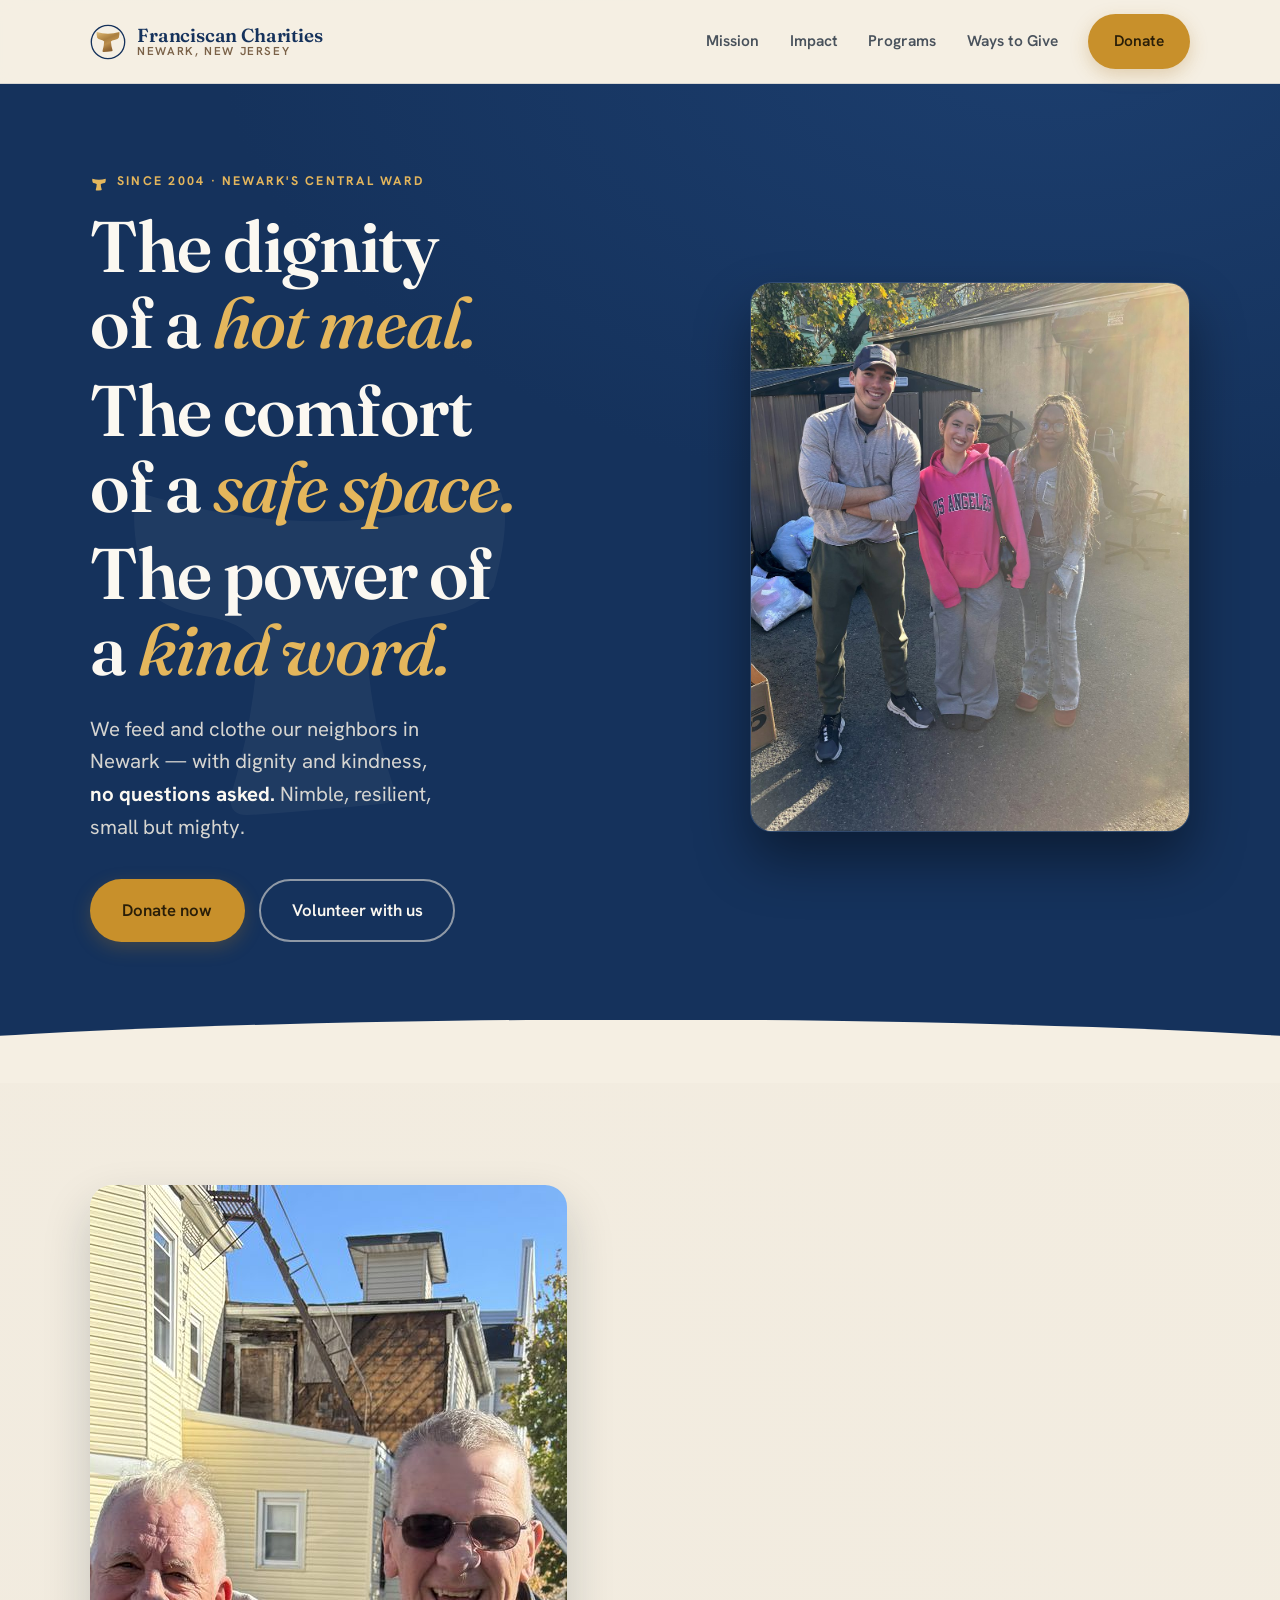
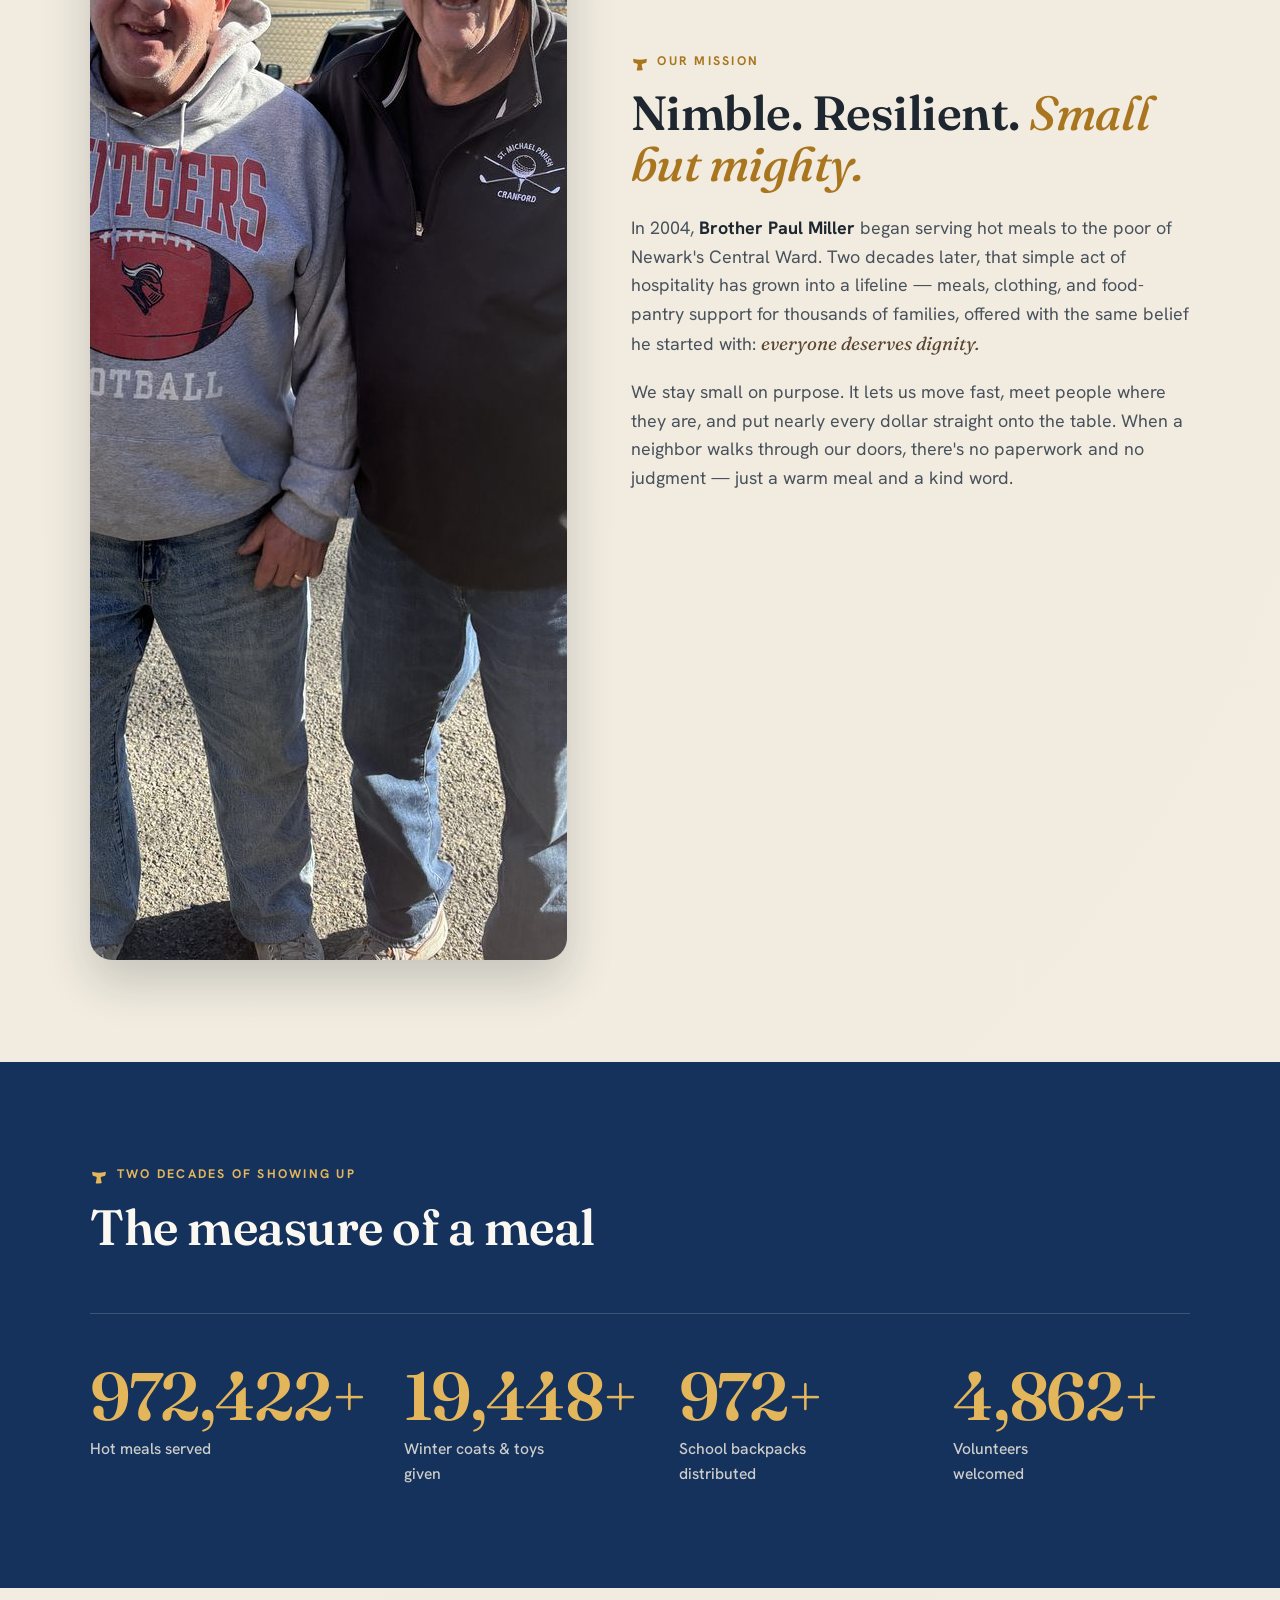
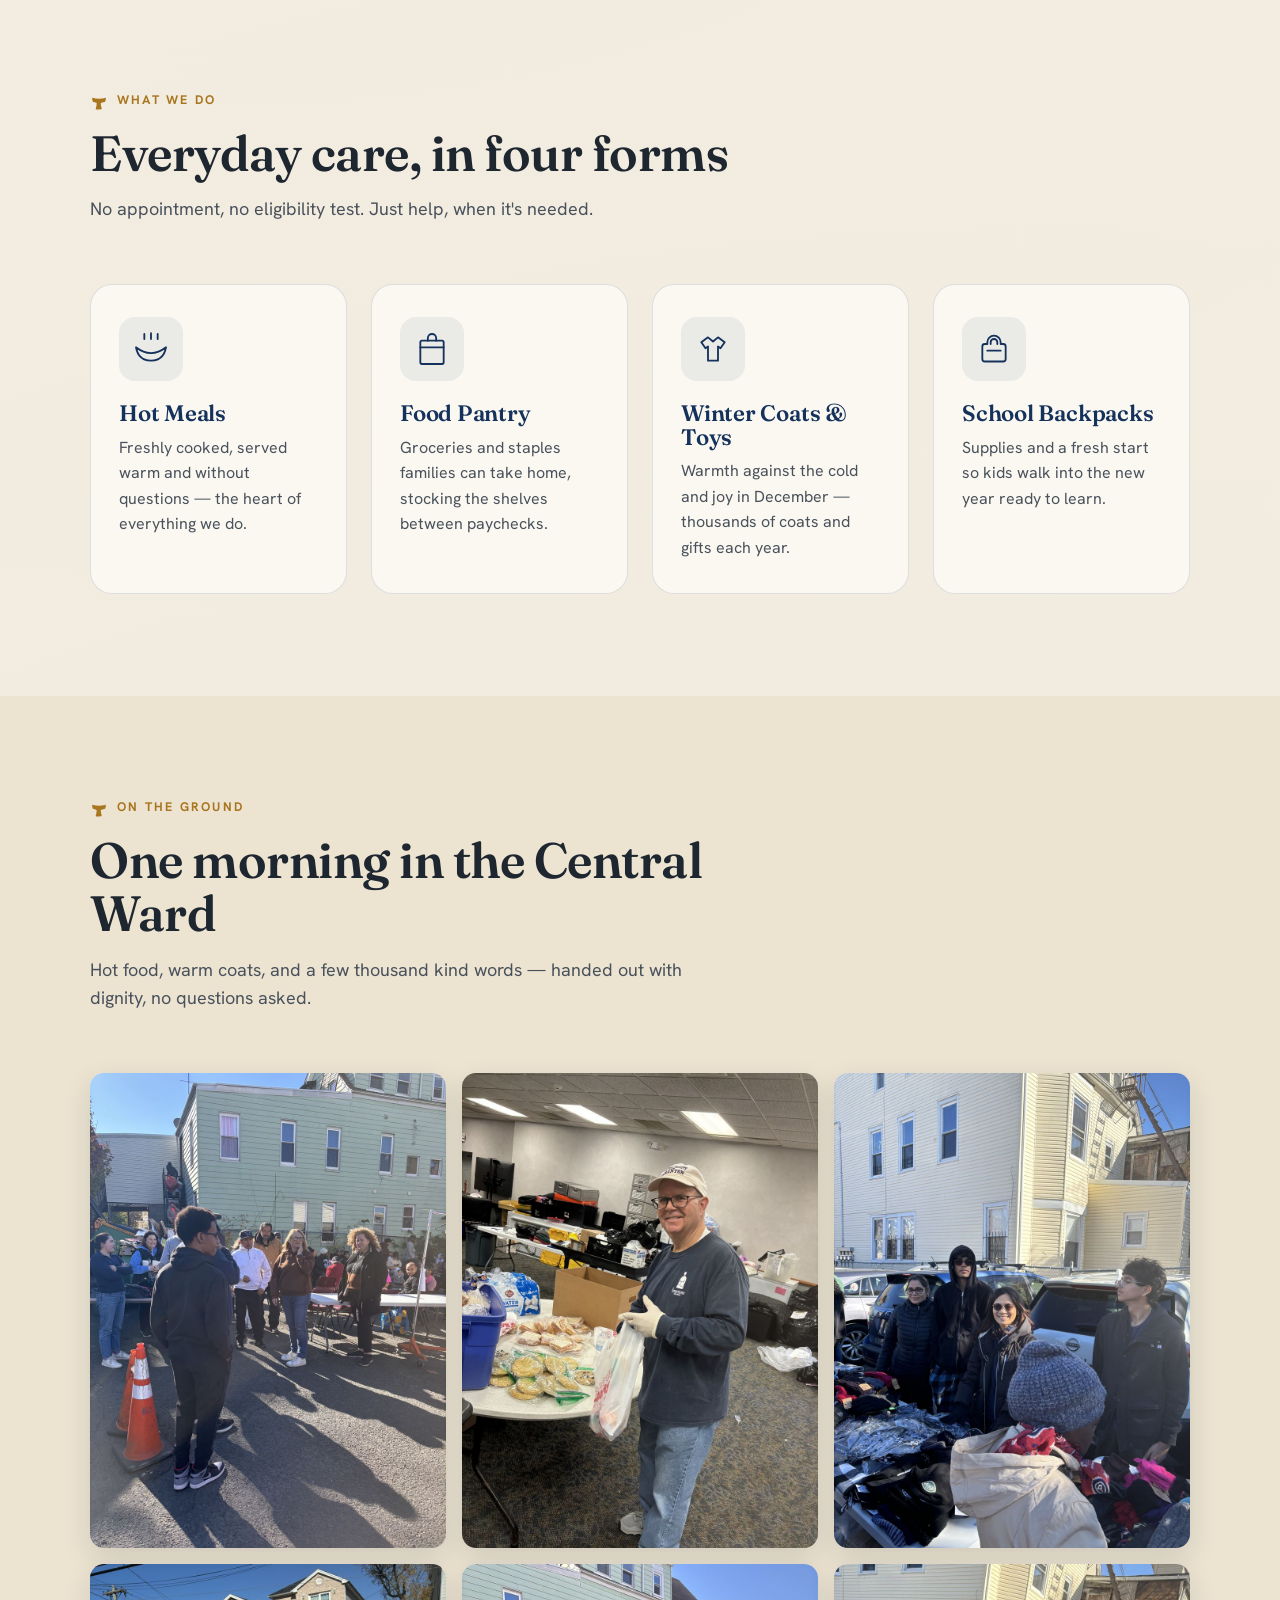
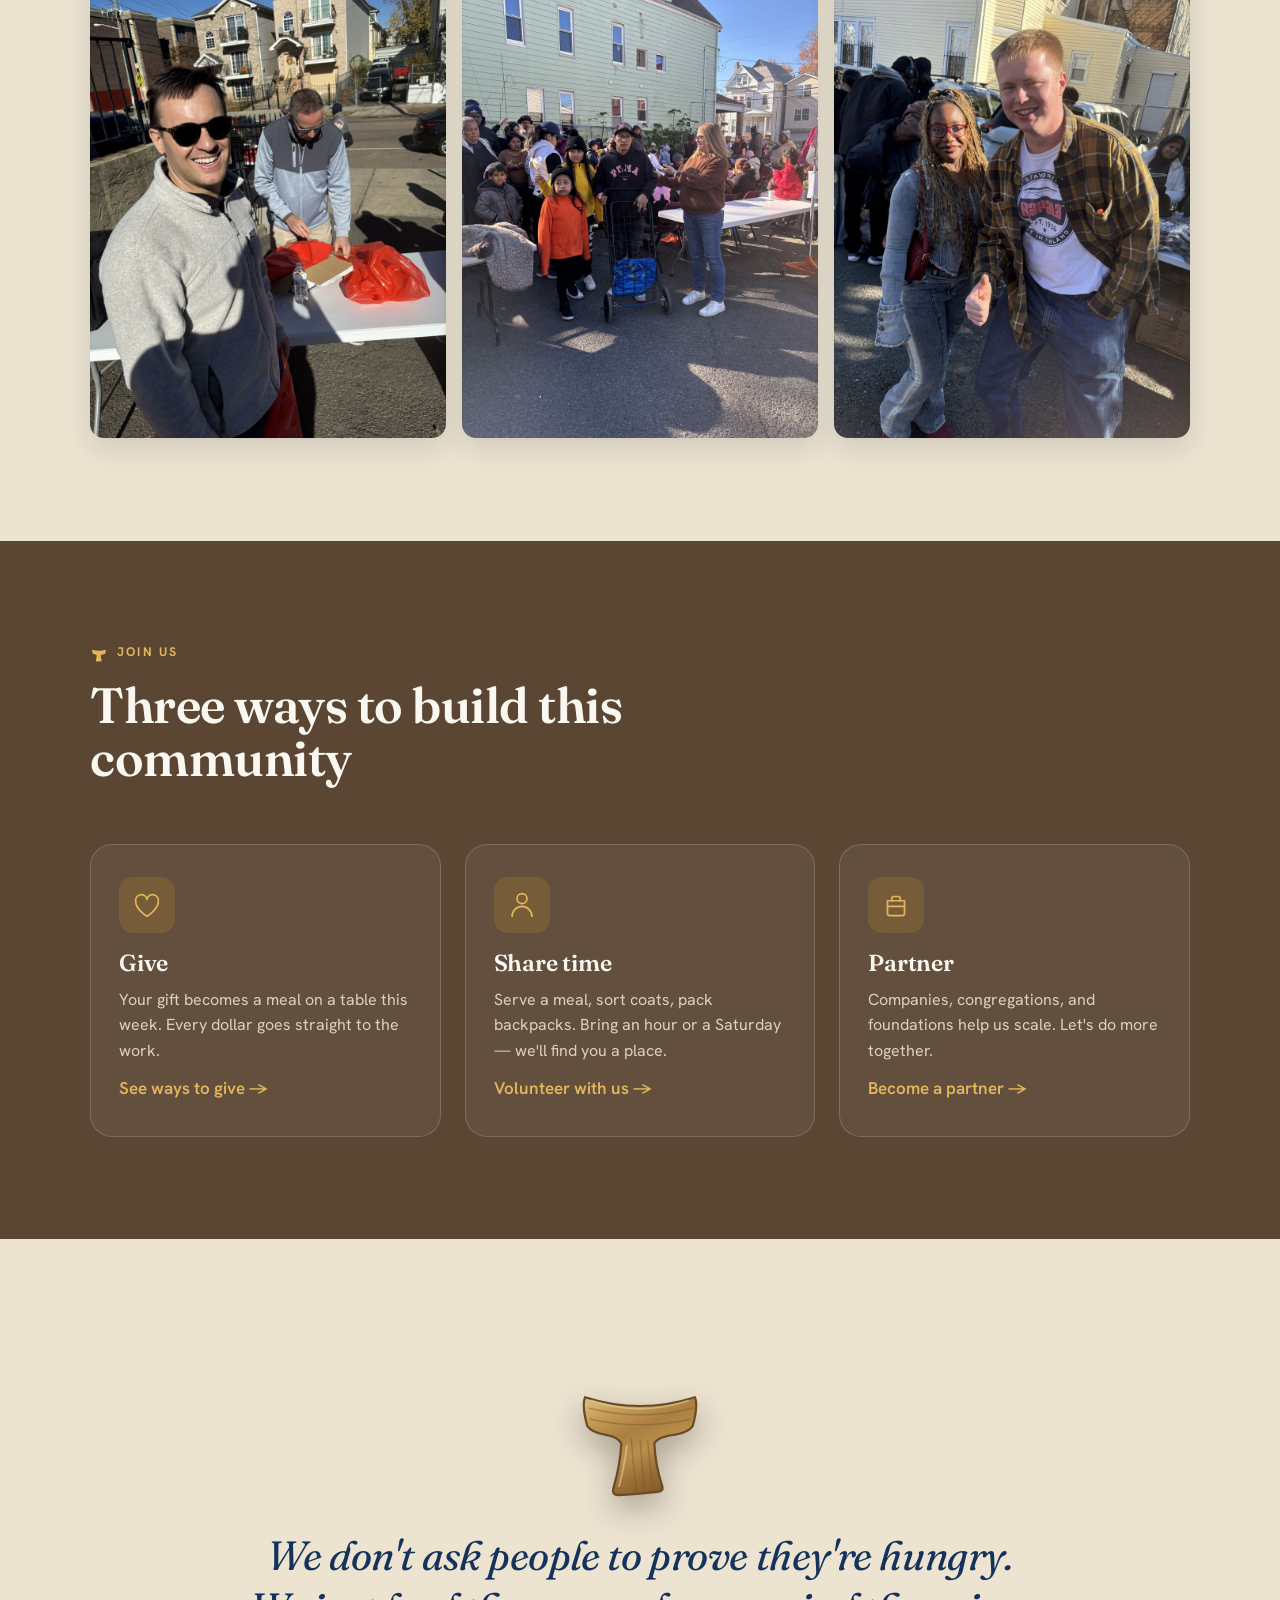
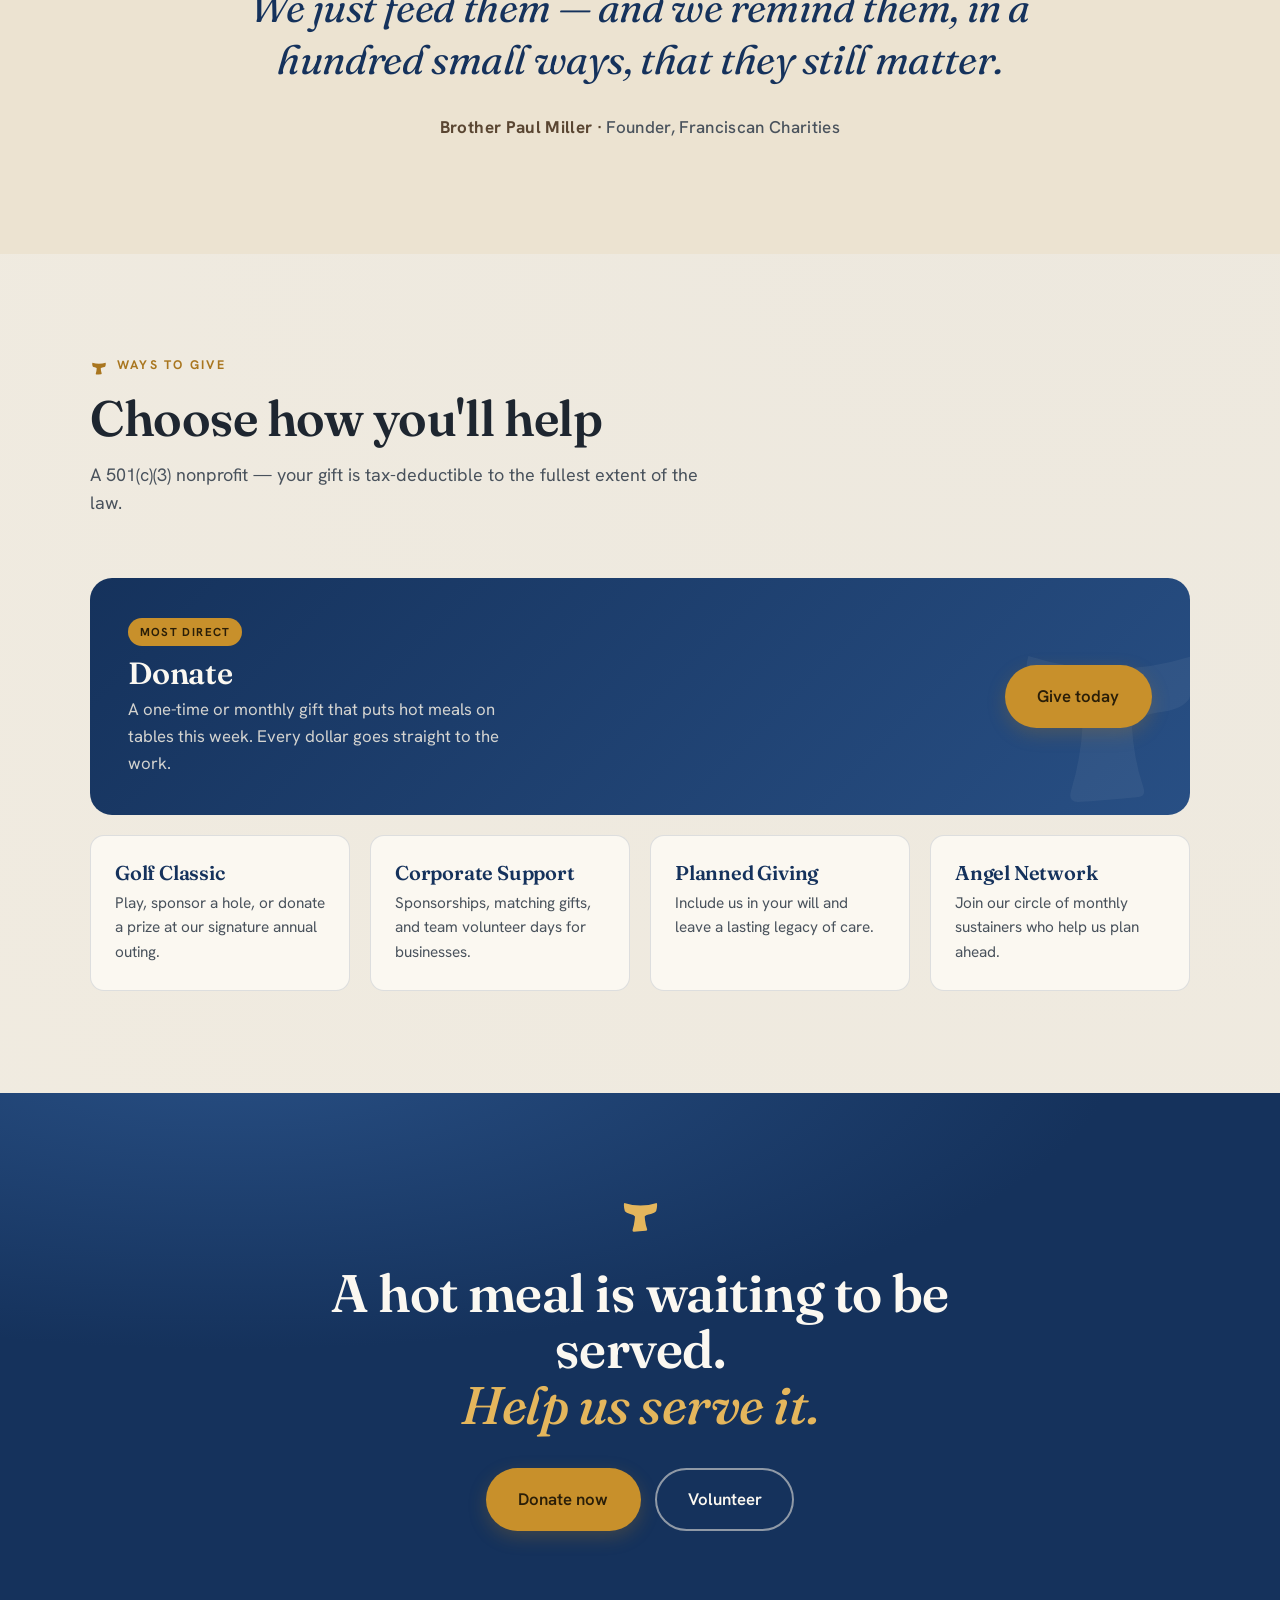
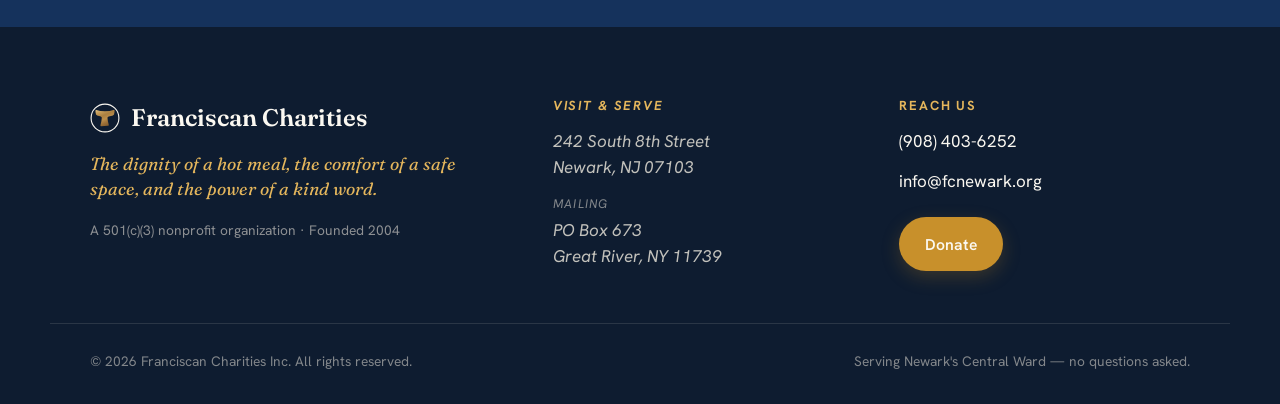
<file: index.html>
<!DOCTYPE html>
<html lang="en">
<head>
  <meta charset="UTF-8" />
  <meta name="viewport" content="width=device-width, initial-scale=1.0" />

  <!-- Primary SEO -->
  <title>Franciscan Charities — Hot Meals & Hope for Newark's Central Ward</title>
  <meta name="description" content="Franciscan Charities feeds and clothes our neighbors in Newark's Central Ward — over 1 million meals served with dignity since 2004. Donate, volunteer, or partner with us. No questions asked." />
  <meta name="keywords" content="Franciscan Charities, food pantry Newark NJ, soup kitchen Newark, donate meals Newark, volunteer Newark, Central Ward charity, Brother Paul Miller, winter coat drive Newark, nonprofit Newark New Jersey" />
  <meta name="author" content="Franciscan Charities Inc." />
  <meta name="robots" content="index, follow" />
  <meta name="theme-color" content="#15325C" />
  <link rel="canonical" href="https://franciscancharitiesinc.org/" />

  <!-- Open Graph -->
  <meta property="og:type" content="website" />
  <meta property="og:site_name" content="Franciscan Charities" />
  <meta property="og:title" content="Franciscan Charities — Hot Meals & Hope for Newark's Central Ward" />
  <meta property="og:description" content="Over 1 million meals served with dignity since 2004. Feeding and clothing our neighbors in Newark's Central Ward — no questions asked." />
  <meta property="og:url" content="https://franciscancharitiesinc.org/" />
  <meta property="og:image" content="https://franciscancharitiesinc.org/images/og-cover.png" />
  <meta property="og:image:width" content="1200" />
  <meta property="og:image:height" content="630" />
  <meta property="og:image:alt" content="Franciscan Charities — the dignity of a hot meal." />

  <!-- Twitter -->
  <meta name="twitter:card" content="summary_large_image" />
  <meta name="twitter:title" content="Franciscan Charities — Hot Meals & Hope for Newark's Central Ward" />
  <meta name="twitter:description" content="Over 1 million meals served with dignity since 2004. Donate, volunteer, or partner with us." />
  <meta name="twitter:image" content="https://franciscancharitiesinc.org/images/og-cover.png" />

  <!-- Icons -->
  <link rel="icon" type="image/svg+xml" href="images/favicon.svg" />
  <link rel="apple-touch-icon" href="images/favicon.svg" />

  <!-- Fonts -->
  <link rel="preconnect" href="https://fonts.googleapis.com" />
  <link rel="preconnect" href="https://fonts.gstatic.com" crossorigin />
  <link href="https://fonts.googleapis.com/css2?family=Fraunces:ital,opsz,wght@0,9..144,400..900;1,9..144,400..700&family=Hanken+Grotesk:wght@400;500;600;700&display=swap" rel="stylesheet" />

  <link rel="stylesheet" href="styles.css" />

  <!-- Structured data: NGO + LocalBusiness + WebSite -->
  <script type="application/ld+json">
  {
    "@context": "https://schema.org",
    "@graph": [
      {
        "@type": ["NGO", "LocalBusiness"],
        "@id": "https://franciscancharitiesinc.org/#organization",
        "name": "Franciscan Charities",
        "alternateName": "Franciscan Charities Inc.",
        "url": "https://franciscancharitiesinc.org/",
        "logo": "https://franciscancharitiesinc.org/images/favicon.svg",
        "image": "https://franciscancharitiesinc.org/images/og-cover.png",
        "description": "A 501(c)(3) nonprofit serving the poor in Newark's Central Ward with meals, clothing, and food pantry support — with dignity and kindness, no questions asked.",
        "slogan": "The dignity of a hot meal, the comfort of a safe space, and the power of a kind word.",
        "foundingDate": "2004",
        "founder": {
          "@type": "Person",
          "name": "Brother Paul Miller"
        },
        "nonprofitStatus": "Nonprofit501c3",
        "telephone": "+1-908-403-6252",
        "email": "info@fcnewark.org",
        "address": {
          "@type": "PostalAddress",
          "streetAddress": "242 South 8th Street",
          "addressLocality": "Newark",
          "addressRegion": "NJ",
          "postalCode": "07103",
          "addressCountry": "US"
        },
        "geo": {
          "@type": "GeoCoordinates",
          "latitude": 40.7389,
          "longitude": -74.1906
        },
        "areaServed": {
          "@type": "Place",
          "name": "Newark Central Ward, New Jersey"
        },
        "potentialAction": {
          "@type": "DonateAction",
          "name": "Donate to Franciscan Charities",
          "target": "https://franciscancharitiesinc.org/#give"
        }
      },
      {
        "@type": "WebSite",
        "@id": "https://franciscancharitiesinc.org/#website",
        "url": "https://franciscancharitiesinc.org/",
        "name": "Franciscan Charities",
        "publisher": { "@id": "https://franciscancharitiesinc.org/#organization" },
        "inLanguage": "en-US"
      }
    ]
  }
  </script>
</head>

<body>
  <!-- Reusable Franciscan Tau cross: authentic carved silhouette + olive-wood gradient -->
  <svg width="0" height="0" style="position:absolute" aria-hidden="true" focusable="false">
    <defs>
      <linearGradient id="ffwood" x1="0.12" y1="0" x2="0.62" y2="1">
        <stop offset="0" stop-color="#D9BA7C"/>
        <stop offset="0.18" stop-color="#C59B57"/>
        <stop offset="0.40" stop-color="#AA7F40"/>
        <stop offset="0.60" stop-color="#BB8E4C"/>
        <stop offset="0.80" stop-color="#9B6F37"/>
        <stop offset="1" stop-color="#825A2C"/>
      </linearGradient>
      <path id="fftau" d="M10 42 Q60 58 110 42 Q113 50 108 68 Q104 74 92 76 Q76 78 73 84 Q74 104 80 122 Q82 128 76 128 Q56 130 40 131 Q34 131 36 124 Q42 104 43 84 Q40 78 28 76 Q16 74 12 68 Q7 50 10 42 Z"/>
      <clipPath id="fftauclip"><use href="#fftau"/></clipPath>
    </defs>
  </svg>
  <a class="skip-link" href="#main">Skip to content</a>

  <!-- ============ NAV ============ -->
  <header class="site-header" id="top">
    <div class="container nav-inner">
      <a href="#top" class="brand" aria-label="Franciscan Charities home">
        <span class="brand-mark" aria-hidden="true">
          <svg viewBox="0 0 44 44" width="36" height="36" role="img" aria-label="Franciscan Tau cross emblem">
            <circle cx="22" cy="22" r="20.4" fill="none" stroke="currentColor" stroke-width="1.6"/>
            <use href="#fftau" transform="translate(5.5 -1.79) scale(0.275)" fill="url(#ffwood)"/>
          </svg>
        </span>
        <span class="brand-text">
          <span class="brand-name">Franciscan Charities</span>
          <span class="brand-sub">Newark, New Jersey</span>
        </span>
      </a>

      <nav class="primary-nav" aria-label="Primary">
        <a href="#mission">Mission</a>
        <a href="#impact">Impact</a>
        <a href="#programs">Programs</a>
        <a href="#give">Ways to Give</a>
        <a href="donate.html" class="btn btn-gold nav-cta">Donate</a>
      </nav>

      <button class="nav-toggle" aria-label="Open menu" aria-expanded="false" aria-controls="mobile-nav">
        <span></span><span></span><span></span>
      </button>
    </div>
    <nav class="mobile-nav" id="mobile-nav" aria-label="Mobile">
      <a href="#mission">Mission</a>
      <a href="#impact">Impact</a>
      <a href="#programs">Programs</a>
      <a href="#give">Ways to Give</a>
      <a href="donate.html" class="btn btn-gold">Donate</a>
    </nav>
  </header>

  <main id="main">

    <!-- ============ HERO ============ -->
    <section class="hero" aria-labelledby="hero-heading">
      <svg class="hero-watermark" viewBox="0 0 120 134" aria-hidden="true">
        <use href="#fftau" fill="currentColor"/>
      </svg>
      <div class="container hero-grid">
        <div class="hero-copy">
          <p class="eyebrow eyebrow-light reveal">Since 2004 · Newark's Central Ward</p>
          <h1 id="hero-heading" class="reveal">
            <span class="hero-line">The dignity of a <em>hot meal.</em></span>
            <span class="hero-line">The comfort of a <em>safe space.</em></span>
            <span class="hero-line">The power of a <em>kind word.</em></span>
          </h1>
          <p class="hero-lede reveal">
            We feed and clothe our neighbors in Newark — with dignity and kindness,
            <strong>no questions asked.</strong> Nimble, resilient, small but mighty.
          </p>
          <div class="hero-actions reveal">
            <a href="donate.html" class="btn btn-gold btn-lg">Donate now</a>
            <a href="#help" class="btn btn-ghost-light btn-lg">Volunteer with us</a>
          </div>
        </div>

        <div class="hero-art reveal">
          <img class="hero-photo" src="images/photos/hero.jpg" width="1100" height="1375" fetchpriority="high"
               alt="Three young Franciscan Charities volunteers smiling at a Central Ward distribution day in Newark" />
        </div>
      </div>
      <div class="hero-curve" aria-hidden="true"></div>
    </section>

    <!-- ============ MISSION ============ -->
    <section class="mission" id="mission" aria-labelledby="mission-heading">
      <div class="container mission-grid">
        <div class="mission-photo reveal">
          <img src="images/photos/mission.jpg" width="1100" height="1375" loading="lazy"
               alt="Two longtime Franciscan Charities volunteers at a coat and food distribution in Newark's Central Ward" />
        </div>
        <div class="mission-text reveal">
          <p class="eyebrow">Our mission</p>
          <h2 id="mission-heading">Nimble. Resilient. <em>Small but mighty.</em></h2>
          <div class="mission-body">
            <p>
              In 2004, <strong>Brother Paul Miller</strong> began serving hot meals to the poor of
              Newark's Central Ward. Two decades later, that simple act of hospitality has grown into a
              lifeline — meals, clothing, and food-pantry support for thousands of families, offered
              with the same belief he started with: <em>everyone deserves dignity.</em>
            </p>
            <p>
              We stay small on purpose. It lets us move fast, meet people where they are, and put nearly
              every dollar straight onto the table. When a neighbor walks through our doors, there's no
              paperwork and no judgment — just a warm meal and a kind word.
            </p>
          </div>
        </div>
      </div>
    </section>

    <!-- ============ IMPACT ============ -->
    <section class="impact" id="impact" aria-labelledby="impact-heading">
      <div class="container">
        <div class="section-head reveal">
          <p class="eyebrow eyebrow-light">Two decades of showing up</p>
          <h2 id="impact-heading">The measure of a meal</h2>
        </div>
        <div class="stats">
          <div class="stat reveal">
            <span class="stat-num" data-count="1000000" data-suffix="+">0</span>
            <span class="stat-label">Hot meals served</span>
          </div>
          <div class="stat reveal">
            <span class="stat-num" data-count="20000" data-suffix="+">0</span>
            <span class="stat-label">Winter coats &amp; toys given</span>
          </div>
          <div class="stat reveal">
            <span class="stat-num" data-count="1000" data-suffix="+">0</span>
            <span class="stat-label">School backpacks distributed</span>
          </div>
          <div class="stat reveal">
            <span class="stat-num" data-count="5000" data-suffix="+">0</span>
            <span class="stat-label">Volunteers welcomed</span>
          </div>
        </div>
      </div>
    </section>

    <!-- ============ PROGRAMS ============ -->
    <section class="programs" id="programs" aria-labelledby="programs-heading">
      <div class="container">
        <div class="section-head reveal">
          <p class="eyebrow">What we do</p>
          <h2 id="programs-heading">Everyday care, in four forms</h2>
          <p class="section-sub">No appointment, no eligibility test. Just help, when it's needed.</p>
        </div>

        <div class="program-grid">
          <article class="program-card reveal">
            <span class="program-icon" aria-hidden="true">
              <svg viewBox="0 0 48 48" width="40" height="40" fill="none" stroke="currentColor" stroke-width="2.2" stroke-linecap="round" stroke-linejoin="round">
                <path d="M6 22 q18 14 36 0 q-3 16 -18 16 q-15 0 -18 -16Z"/>
                <path d="M16 12 q0 -4 0 -6 M24 12 q0 -5 0 -7 M32 12 q0 -4 0 -6"/>
              </svg>
            </span>
            <h3>Hot Meals</h3>
            <p>Freshly cooked, served warm and without questions — the heart of everything we do.</p>
          </article>

          <article class="program-card reveal">
            <span class="program-icon" aria-hidden="true">
              <svg viewBox="0 0 48 48" width="40" height="40" fill="none" stroke="currentColor" stroke-width="2.2" stroke-linecap="round" stroke-linejoin="round">
                <rect x="10" y="14" width="28" height="28" rx="2"/>
                <path d="M10 22 h28 M19 14 v-3 a5 5 0 0 1 10 0 v3"/>
              </svg>
            </span>
            <h3>Food Pantry</h3>
            <p>Groceries and staples families can take home, stocking the shelves between paychecks.</p>
          </article>

          <article class="program-card reveal">
            <span class="program-icon" aria-hidden="true">
              <svg viewBox="0 0 48 48" width="40" height="40" fill="none" stroke="currentColor" stroke-width="2.2" stroke-linecap="round" stroke-linejoin="round">
                <path d="M18 10 l6 5 6 -5 8 6 -5 7 -3 -2 v17 H18 V21 l-3 2 -5 -7Z"/>
              </svg>
            </span>
            <h3>Winter Coats &amp; Toys</h3>
            <p>Warmth against the cold and joy in December — thousands of coats and gifts each year.</p>
          </article>

          <article class="program-card reveal">
            <span class="program-icon" aria-hidden="true">
              <svg viewBox="0 0 48 48" width="40" height="40" fill="none" stroke="currentColor" stroke-width="2.2" stroke-linecap="round" stroke-linejoin="round">
                <path d="M16 16 a8 8 0 0 1 16 0 v2 h3 a3 3 0 0 1 3 3 v15 a3 3 0 0 1 -3 3 H13 a3 3 0 0 1 -3 -3 V21 a3 3 0 0 1 3 -3 h3Z"/>
                <path d="M20 18 v-2 a4 4 0 0 1 8 0 v2 M16 26 h16"/>
              </svg>
            </span>
            <h3>School Backpacks</h3>
            <p>Supplies and a fresh start so kids walk into the new year ready to learn.</p>
          </article>
        </div>
      </div>
    </section>

    <!-- ============ MOMENTS / GALLERY ============ -->
    <section class="moments" id="moments" aria-labelledby="moments-heading">
      <div class="container">
        <div class="section-head reveal">
          <p class="eyebrow">On the ground</p>
          <h2 id="moments-heading">One morning in the Central Ward</h2>
          <p class="section-sub">Hot food, warm coats, and a few thousand kind words — handed out with dignity, no questions asked.</p>
        </div>
        <div class="moments-grid">
          <figure class="moment reveal"><img src="images/photos/gathering.jpg" width="900" height="1200" loading="lazy" alt="The neighborhood gathers on the street for a Franciscan Charities food and coat distribution" /></figure>
          <figure class="moment reveal"><img src="images/photos/food-pantry.jpg" width="900" height="1200" loading="lazy" alt="A Franciscan Charities volunteer bags fresh food at the pantry table" /></figure>
          <figure class="moment reveal"><img src="images/photos/clothing.jpg" width="900" height="1200" loading="lazy" alt="Tables of donated winter coats and clothing ready to give away" /></figure>
          <figure class="moment reveal"><img src="images/photos/serving.jpg" width="900" height="1200" loading="lazy" alt="A smiling Franciscan Charities volunteer hands out meals at the serving table" /></figure>
          <figure class="moment reveal"><img src="images/photos/community.jpg" width="900" height="1200" loading="lazy" alt="Neighbors and families line up for food and winter coats at a Franciscan Charities distribution in Newark's Central Ward" /></figure>
          <figure class="moment reveal"><img src="images/photos/joy.jpg" width="900" height="1200" loading="lazy" alt="Two Franciscan Charities volunteers smiling during a Central Ward outreach day" /></figure>
        </div>
      </div>
    </section>

    <!-- ============ THREE WAYS TO HELP ============ -->
    <section class="help" id="help" aria-labelledby="help-heading">
      <div class="container">
        <div class="section-head reveal">
          <p class="eyebrow eyebrow-light">Join us</p>
          <h2 id="help-heading">Three ways to build this community</h2>
        </div>
        <div class="help-grid">
          <article class="help-card reveal">
            <span class="help-icon" aria-hidden="true">
              <svg viewBox="0 0 48 48" width="34" height="34" fill="none" stroke="currentColor" stroke-width="2.4" stroke-linecap="round" stroke-linejoin="round">
                <path d="M24 40 S8 30 8 19 a8 8 0 0 1 16 -3 a8 8 0 0 1 16 3 c0 11 -16 21 -16 21Z"/>
              </svg>
            </span>
            <h3>Give</h3>
            <p>Your gift becomes a meal on a table this week. Every dollar goes straight to the work.</p>
            <a href="#give" class="text-link">See ways to give →</a>
          </article>

          <article class="help-card reveal">
            <span class="help-icon" aria-hidden="true">
              <svg viewBox="0 0 48 48" width="34" height="34" fill="none" stroke="currentColor" stroke-width="2.4" stroke-linecap="round" stroke-linejoin="round">
                <circle cx="24" cy="15" r="7"/>
                <path d="M10 40 a14 14 0 0 1 28 0"/>
              </svg>
            </span>
            <h3>Share time</h3>
            <p>Serve a meal, sort coats, pack backpacks. Bring an hour or a Saturday — we'll find you a place.</p>
            <a href="mailto:info@fcnewark.org?subject=I'd%20like%20to%20volunteer" class="text-link">Volunteer with us →</a>
          </article>

          <article class="help-card reveal">
            <span class="help-icon" aria-hidden="true">
              <svg viewBox="0 0 48 48" width="34" height="34" fill="none" stroke="currentColor" stroke-width="2.4" stroke-linecap="round" stroke-linejoin="round">
                <path d="M12 18 h24 v18 a3 3 0 0 1 -3 3 H15 a3 3 0 0 1 -3 -3Z"/>
                <path d="M18 18 v-3 a3 3 0 0 1 3 -3 h6 a3 3 0 0 1 3 3 v3 M12 26 h24"/>
              </svg>
            </span>
            <h3>Partner</h3>
            <p>Companies, congregations, and foundations help us scale. Let's do more together.</p>
            <a href="mailto:info@fcnewark.org?subject=Corporate%20Support" class="text-link">Become a partner →</a>
          </article>
        </div>
      </div>
    </section>

    <!-- ============ FOUNDER QUOTE ============ -->
    <section class="quote" aria-label="A word from our founder">
      <div class="container quote-inner reveal">
        <svg class="quote-tau" viewBox="0 0 120 134" role="img" aria-label="Carved olive-wood Franciscan Tau cross">
          <use href="#fftau" fill="url(#ffwood)" stroke="#6B4A24" stroke-width="2" stroke-linejoin="round"/>
          <g clip-path="url(#fftauclip)" opacity="0.42" stroke="#79552E" fill="none" stroke-width="1.3" stroke-linecap="round">
            <path d="M52 80 Q54 104 57 130"/>
            <path d="M60 80 Q62 104 64 130"/>
            <path d="M67 82 Q69 104 72 128"/>
            <path d="M14 52 Q60 64 108 52"/>
            <path d="M15 62 Q60 72 106 62"/>
          </g>
          <g clip-path="url(#fftauclip)" opacity="0.55" stroke="#ECD6A4" fill="none" stroke-width="1.6" stroke-linecap="round">
            <path d="M16 45 Q60 60 104 45"/>
            <path d="M48 86 Q46 104 41 123"/>
          </g>
        </svg>
        <blockquote>
          We don't ask people to prove they're hungry. We just feed them — and we remind them, in a
          hundred small ways, that they still matter.
        </blockquote>
        <p class="quote-cite">Brother Paul Miller · <span>Founder, Franciscan Charities</span></p>
      </div>
    </section>

    <!-- ============ WAYS TO GIVE ============ -->
    <section class="give" id="give" aria-labelledby="give-heading">
      <div class="container">
        <div class="section-head reveal">
          <p class="eyebrow">Ways to give</p>
          <h2 id="give-heading">Choose how you'll help</h2>
          <p class="section-sub">A 501(c)(3) nonprofit — your gift is tax-deductible to the fullest extent of the law.</p>
        </div>

        <div class="give-feature reveal">
          <div class="give-feature-text">
            <span class="give-tag">Most direct</span>
            <h3>Donate</h3>
            <p>A one-time or monthly gift that puts hot meals on tables this week. Every dollar goes straight to the work.</p>
          </div>
          <a href="donate.html" class="btn btn-gold btn-lg">Give today</a>
        </div>

        <div class="give-grid">
          <a href="mailto:info@fcnewark.org?subject=Golf%20Classic" class="give-card reveal">
            <h3>Golf Classic</h3>
            <p>Play, sponsor a hole, or donate a prize at our signature annual outing.</p>
          </a>

          <a href="mailto:info@fcnewark.org?subject=Corporate%20Support" class="give-card reveal">
            <h3>Corporate Support</h3>
            <p>Sponsorships, matching gifts, and team volunteer days for businesses.</p>
          </a>

          <a href="mailto:info@fcnewark.org?subject=Planned%20Giving" class="give-card reveal">
            <h3>Planned Giving</h3>
            <p>Include us in your will and leave a lasting legacy of care.</p>
          </a>

          <a href="mailto:info@fcnewark.org?subject=Angel%20Network" class="give-card reveal">
            <h3>Angel Network</h3>
            <p>Join our circle of monthly sustainers who help us plan ahead.</p>
          </a>
        </div>
      </div>
    </section>

    <!-- ============ FINAL CTA ============ -->
    <section class="final-cta" aria-labelledby="final-heading">
      <div class="container final-inner reveal">
        <span class="final-emblem" aria-hidden="true"></span>
        <h2 id="final-heading">A hot meal is waiting to be served.<br/><em>Help us serve it.</em></h2>
        <div class="hero-actions">
          <a href="donate.html" class="btn btn-gold btn-lg">Donate now</a>
          <a href="mailto:info@fcnewark.org?subject=I'd%20like%20to%20volunteer" class="btn btn-ghost-light btn-lg">Volunteer</a>
        </div>
      </div>
    </section>

  </main>

  <!-- ============ FOOTER ============ -->
  <footer class="site-footer" id="contact">
    <div class="container footer-grid">
      <div class="footer-brand">
        <span class="footer-brand-lockup">
          <svg viewBox="0 0 44 44" width="30" height="30" aria-hidden="true">
            <circle cx="22" cy="22" r="20.4" fill="none" stroke="currentColor" stroke-width="1.6"/>
            <use href="#fftau" transform="translate(5.5 -1.79) scale(0.275)" fill="url(#ffwood)"/>
          </svg>
          <span class="footer-name">Franciscan Charities</span>
        </span>
        <p class="footer-tagline">
          The dignity of a hot meal, the comfort of a safe space, and the power of a kind word.
        </p>
        <p class="footer-501">A 501(c)(3) nonprofit organization · Founded 2004</p>
      </div>

      <address class="footer-contact">
        <h3>Visit &amp; serve</h3>
        <p>242 South 8th Street<br/>Newark, NJ 07103</p>
        <p class="footer-mail-label">Mailing</p>
        <p>PO Box 673<br/>Great River, NY 11739</p>
      </address>

      <div class="footer-reach">
        <h3>Reach us</h3>
        <p><a href="tel:+19084036252">(908) 403-6252</a></p>
        <p><a href="mailto:info@fcnewark.org">info@fcnewark.org</a></p>
        <a href="donate.html" class="btn btn-gold footer-cta">Donate</a>
      </div>
    </div>
    <div class="container footer-bottom">
      <p>&copy; <span id="year">2024</span> Franciscan Charities Inc. All rights reserved.</p>
      <p>Serving Newark's Central Ward — no questions asked.</p>
    </div>
  </footer>

  <script src="main.js"></script>
</body>
</html>
</file>
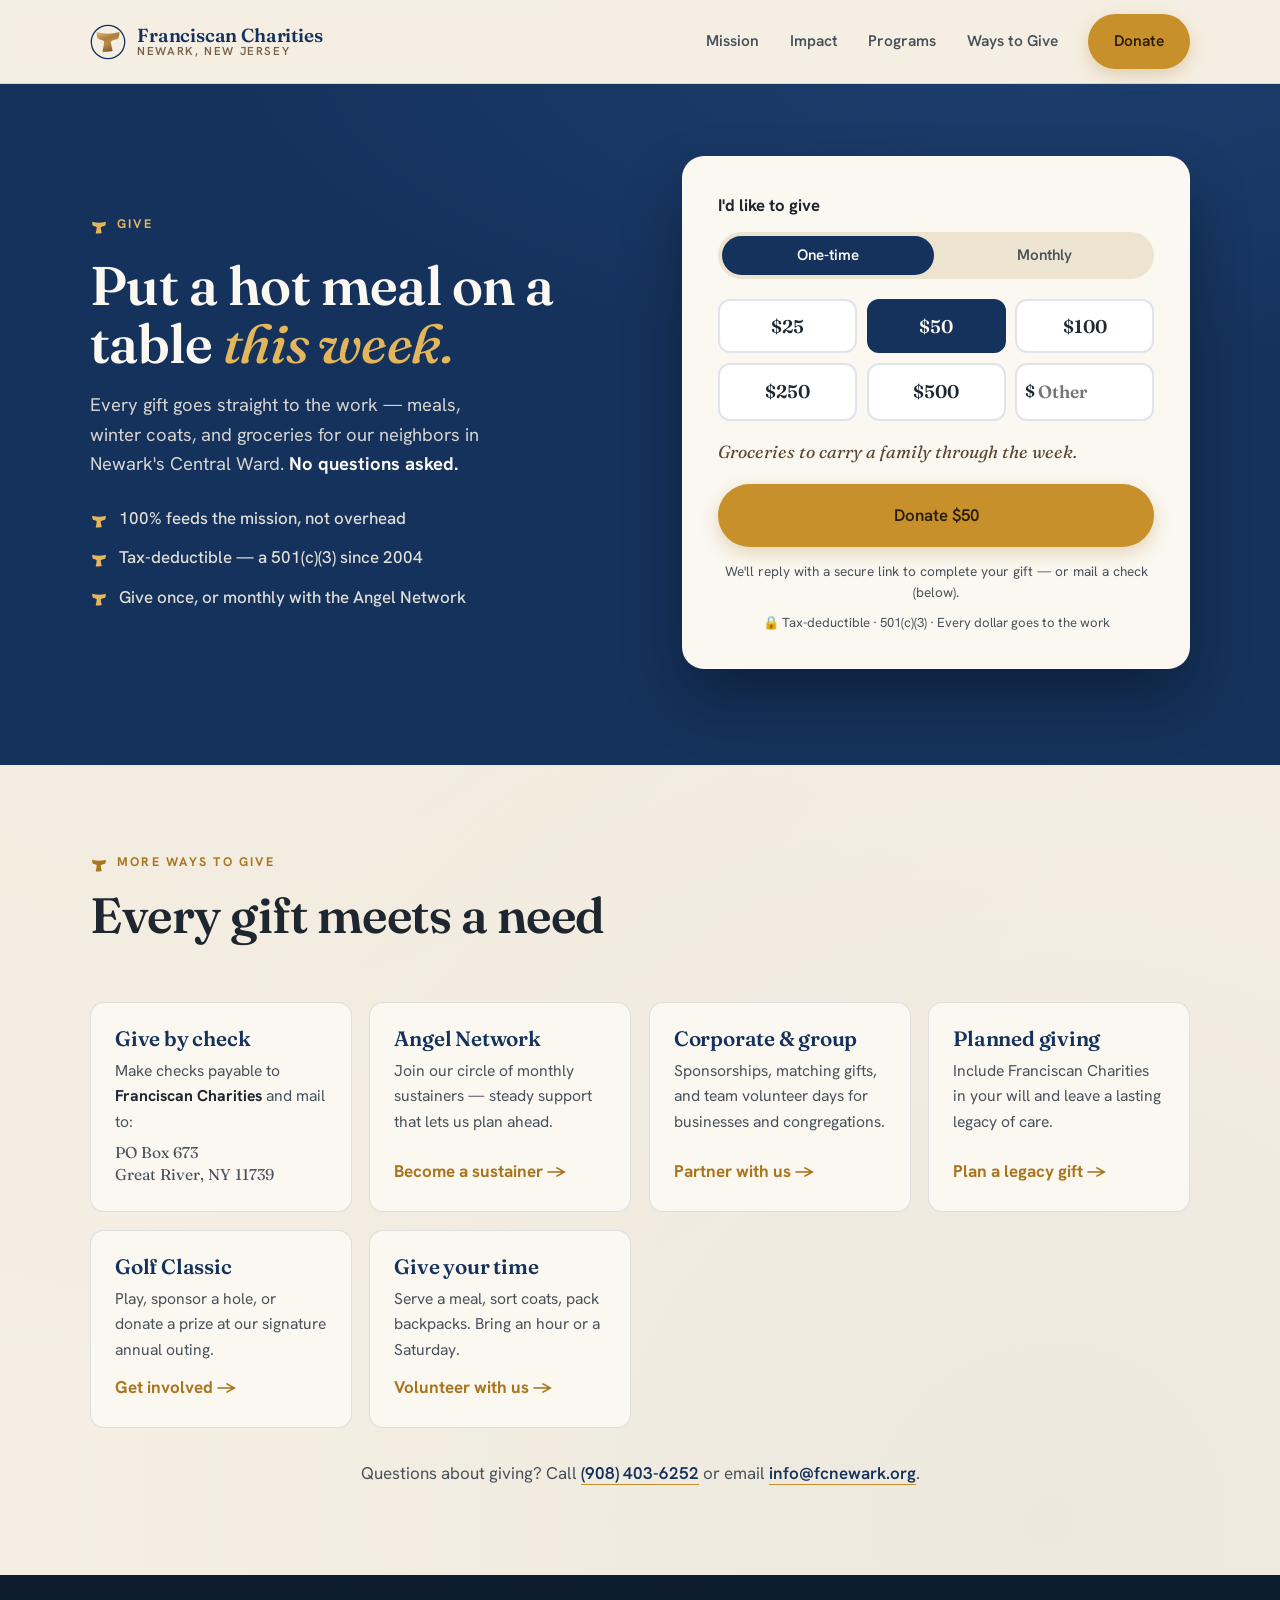
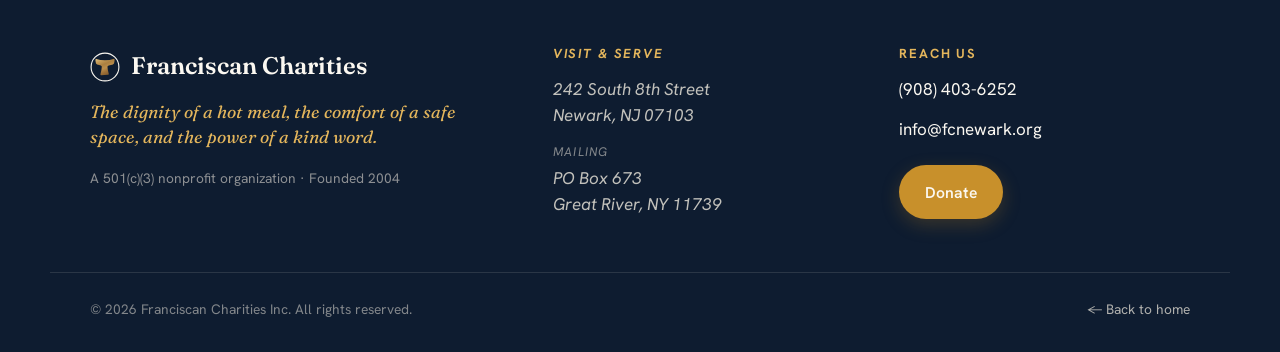
<file: donate.html>
<!DOCTYPE html>
<html lang="en">
<head>
  <meta charset="UTF-8" />
  <meta name="viewport" content="width=device-width, initial-scale=1.0" />

  <title>Donate — Franciscan Charities, Newark</title>
  <meta name="description" content="Make a tax-deductible gift to Franciscan Charities. Your donation puts hot meals, warm coats, and groceries on the table for families in Newark's Central Ward — no questions asked." />
  <meta name="robots" content="index, follow" />
  <meta name="theme-color" content="#15325C" />
  <link rel="canonical" href="https://franciscancharitiesinc.org/donate" />

  <meta property="og:type" content="website" />
  <meta property="og:site_name" content="Franciscan Charities" />
  <meta property="og:title" content="Donate — Franciscan Charities" />
  <meta property="og:description" content="Your gift puts a hot meal on a table this week in Newark's Central Ward. Tax-deductible, 501(c)(3)." />
  <meta property="og:url" content="https://franciscancharitiesinc.org/donate" />
  <meta property="og:image" content="https://franciscancharitiesinc.org/images/og-cover.png" />

  <link rel="icon" type="image/svg+xml" href="images/favicon.svg" />
  <link rel="apple-touch-icon" href="images/favicon.svg" />

  <link rel="preconnect" href="https://fonts.googleapis.com" />
  <link rel="preconnect" href="https://fonts.gstatic.com" crossorigin />
  <link href="https://fonts.googleapis.com/css2?family=Fraunces:ital,opsz,wght@0,9..144,400..900;1,9..144,400..700&family=Hanken+Grotesk:wght@400;500;600;700&display=swap" rel="stylesheet" />

  <link rel="stylesheet" href="styles.css" />
</head>

<body>
  <!-- Reusable Franciscan Tau cross -->
  <svg width="0" height="0" style="position:absolute" aria-hidden="true" focusable="false">
    <defs>
      <linearGradient id="ffwood" x1="0.12" y1="0" x2="0.62" y2="1">
        <stop offset="0" stop-color="#D9BA7C"/>
        <stop offset="0.18" stop-color="#C59B57"/>
        <stop offset="0.40" stop-color="#AA7F40"/>
        <stop offset="0.60" stop-color="#BB8E4C"/>
        <stop offset="0.80" stop-color="#9B6F37"/>
        <stop offset="1" stop-color="#825A2C"/>
      </linearGradient>
      <path id="fftau" d="M10 42 Q60 58 110 42 Q113 50 108 68 Q104 74 92 76 Q76 78 73 84 Q74 104 80 122 Q82 128 76 128 Q56 130 40 131 Q34 131 36 124 Q42 104 43 84 Q40 78 28 76 Q16 74 12 68 Q7 50 10 42 Z"/>
      <clipPath id="fftauclip"><use href="#fftau"/></clipPath>
    </defs>
  </svg>
  <a class="skip-link" href="#main">Skip to content</a>

  <!-- ============ NAV ============ -->
  <header class="site-header" id="top">
    <div class="container nav-inner">
      <a href="index.html" class="brand" aria-label="Franciscan Charities home">
        <span class="brand-mark" aria-hidden="true">
          <svg viewBox="0 0 44 44" width="36" height="36" role="img" aria-label="Franciscan Tau cross emblem">
            <circle cx="22" cy="22" r="20.4" fill="none" stroke="currentColor" stroke-width="1.6"/>
            <use href="#fftau" transform="translate(5.5 -1.79) scale(0.275)" fill="url(#ffwood)"/>
          </svg>
        </span>
        <span class="brand-text">
          <span class="brand-name">Franciscan Charities</span>
          <span class="brand-sub">Newark, New Jersey</span>
        </span>
      </a>

      <nav class="primary-nav" aria-label="Primary">
        <a href="index.html#mission">Mission</a>
        <a href="index.html#impact">Impact</a>
        <a href="index.html#programs">Programs</a>
        <a href="index.html#give">Ways to Give</a>
        <a href="#donate-form" class="btn btn-gold nav-cta">Donate</a>
      </nav>

      <button class="nav-toggle" aria-label="Open menu" aria-expanded="false" aria-controls="mobile-nav">
        <span></span><span></span><span></span>
      </button>
    </div>
    <nav class="mobile-nav" id="mobile-nav" aria-label="Mobile">
      <a href="index.html#mission">Mission</a>
      <a href="index.html#impact">Impact</a>
      <a href="index.html#programs">Programs</a>
      <a href="index.html#give">Ways to Give</a>
      <a href="#donate-form" class="btn btn-gold">Donate</a>
    </nav>
  </header>

  <main id="main">

    <!-- ============ DONATE HERO + FORM ============ -->
    <section class="donate-hero" aria-labelledby="donate-heading">
      <div class="container donate-grid">
        <div class="donate-intro reveal">
          <p class="eyebrow eyebrow-light">Give</p>
          <h1 id="donate-heading">Put a hot meal on a table <em>this week.</em></h1>
          <p class="donate-lede">
            Every gift goes straight to the work — meals, winter coats, and groceries for our
            neighbors in Newark's Central Ward. <strong>No questions asked.</strong>
          </p>
          <ul class="donate-points">
            <li><span class="dp-tau" aria-hidden="true"></span> 100% feeds the mission, not overhead</li>
            <li><span class="dp-tau" aria-hidden="true"></span> Tax-deductible — a 501(c)(3) since 2004</li>
            <li><span class="dp-tau" aria-hidden="true"></span> Give once, or monthly with the Angel Network</li>
          </ul>
        </div>

        <form class="donate-card reveal" id="donate-form">
          <p class="dc-label">I'd like to give</p>
          <div class="freq-toggle" role="group" aria-label="Donation frequency">
            <button type="button" class="freq is-active" data-freq="one-time">One-time</button>
            <button type="button" class="freq" data-freq="monthly">Monthly</button>
          </div>

          <div class="amount-grid">
            <button type="button" class="amt" data-amt="25">$25</button>
            <button type="button" class="amt is-active" data-amt="50">$50</button>
            <button type="button" class="amt" data-amt="100">$100</button>
            <button type="button" class="amt" data-amt="250">$250</button>
            <button type="button" class="amt" data-amt="500">$500</button>
            <label class="amt amt-custom">$<input type="number" id="custom-amt" inputmode="numeric" min="1" placeholder="Other" aria-label="Custom amount" /></label>
          </div>

          <p class="amt-impact" id="amt-impact">Groceries to carry a family through the week.</p>

          <a class="btn btn-gold btn-lg give-submit" id="give-submit"
             href="mailto:info@fcnewark.org?subject=Donation%20%E2%80%94%20%2450%20one-time&amp;body=I%27d%20like%20to%20make%20a%20one-time%20gift%20of%20%2450%20to%20Franciscan%20Charities.">
            Donate $50
          </a>

          <p class="give-helper">We'll reply with a secure link to complete your gift — or mail a check (below).</p>
          <p class="give-trust">🔒 Tax-deductible · 501(c)(3) · Every dollar goes to the work</p>
        </form>
      </div>
    </section>

    <!-- ============ OTHER WAYS TO GIVE ============ -->
    <section class="other-ways" aria-labelledby="other-heading">
      <div class="container">
        <div class="section-head reveal">
          <p class="eyebrow">More ways to give</p>
          <h2 id="other-heading">Every gift meets a need</h2>
        </div>

        <div class="ow-grid">
          <article class="ow-card reveal">
            <h3>Give by check</h3>
            <p>Make checks payable to <strong>Franciscan Charities</strong> and mail to:</p>
            <p class="ow-address">PO Box 673<br/>Great River, NY 11739</p>
          </article>

          <a href="mailto:info@fcnewark.org?subject=Angel%20Network" class="ow-card reveal">
            <h3>Angel Network</h3>
            <p>Join our circle of monthly sustainers — steady support that lets us plan ahead.</p>
            <span class="ow-link">Become a sustainer →</span>
          </a>

          <a href="mailto:info@fcnewark.org?subject=Corporate%20Support" class="ow-card reveal">
            <h3>Corporate &amp; group</h3>
            <p>Sponsorships, matching gifts, and team volunteer days for businesses and congregations.</p>
            <span class="ow-link">Partner with us →</span>
          </a>

          <a href="mailto:info@fcnewark.org?subject=Planned%20Giving" class="ow-card reveal">
            <h3>Planned giving</h3>
            <p>Include Franciscan Charities in your will and leave a lasting legacy of care.</p>
            <span class="ow-link">Plan a legacy gift →</span>
          </a>

          <a href="mailto:info@fcnewark.org?subject=Golf%20Classic" class="ow-card reveal">
            <h3>Golf Classic</h3>
            <p>Play, sponsor a hole, or donate a prize at our signature annual outing.</p>
            <span class="ow-link">Get involved →</span>
          </a>

          <a href="mailto:info@fcnewark.org?subject=I'd%20like%20to%20volunteer" class="ow-card reveal">
            <h3>Give your time</h3>
            <p>Serve a meal, sort coats, pack backpacks. Bring an hour or a Saturday.</p>
            <span class="ow-link">Volunteer with us →</span>
          </a>
        </div>

        <p class="ow-questions reveal">
          Questions about giving? Call <a href="tel:+19084036252">(908) 403-6252</a>
          or email <a href="mailto:info@fcnewark.org">info@fcnewark.org</a>.
        </p>
      </div>
    </section>

  </main>

  <!-- ============ FOOTER ============ -->
  <footer class="site-footer" id="contact">
    <div class="container footer-grid">
      <div class="footer-brand">
        <span class="footer-brand-lockup">
          <svg viewBox="0 0 44 44" width="30" height="30" aria-hidden="true">
            <circle cx="22" cy="22" r="20.4" fill="none" stroke="currentColor" stroke-width="1.6"/>
            <use href="#fftau" transform="translate(5.5 -1.79) scale(0.275)" fill="url(#ffwood)"/>
          </svg>
          <span class="footer-name">Franciscan Charities</span>
        </span>
        <p class="footer-tagline">
          The dignity of a hot meal, the comfort of a safe space, and the power of a kind word.
        </p>
        <p class="footer-501">A 501(c)(3) nonprofit organization · Founded 2004</p>
      </div>

      <address class="footer-contact">
        <h3>Visit &amp; serve</h3>
        <p>242 South 8th Street<br/>Newark, NJ 07103</p>
        <p class="footer-mail-label">Mailing</p>
        <p>PO Box 673<br/>Great River, NY 11739</p>
      </address>

      <div class="footer-reach">
        <h3>Reach us</h3>
        <p><a href="tel:+19084036252">(908) 403-6252</a></p>
        <p><a href="mailto:info@fcnewark.org">info@fcnewark.org</a></p>
        <a href="#donate-form" class="btn btn-gold footer-cta">Donate</a>
      </div>
    </div>
    <div class="container footer-bottom">
      <p>&copy; <span id="year">2024</span> Franciscan Charities Inc. All rights reserved.</p>
      <p><a href="index.html" class="footer-home-link">← Back to home</a></p>
    </div>
  </footer>

  <script src="main.js"></script>
  <script>
    (function () {
      "use strict";
      var EMAIL = "info@fcnewark.org";
      var impacts = {
        25:  "A hot meal for a neighbor — no questions asked.",
        50:  "Groceries to carry a family through the week.",
        100: "A week of warm meals on the table.",
        250: "Winter coats to keep kids warm.",
        500: "Backpacks and supplies for a classroom."
      };
      var freq = "one-time";
      var amount = 50;

      var amtButtons = [].slice.call(document.querySelectorAll(".amt[data-amt]"));
      var freqButtons = [].slice.call(document.querySelectorAll(".freq"));
      var custom = document.getElementById("custom-amt");
      var impactEl = document.getElementById("amt-impact");
      var submit = document.getElementById("give-submit");

      function fmt(n) { return "$" + Number(n).toLocaleString("en-US"); }

      function render() {
        var freqWord = freq === "monthly" ? "monthly" : "one-time";
        submit.textContent = "Donate " + fmt(amount) + (freq === "monthly" ? "/mo" : "");
        if (impacts[amount]) {
          impactEl.textContent = impacts[amount];
        } else {
          impactEl.textContent = "Every dollar goes straight to the work.";
        }
        var subject = "Donation — " + fmt(amount) + " " + freqWord;
        var body = "I'd like to make a " + freqWord + " gift of " + fmt(amount) +
                   " to Franciscan Charities.";
        submit.setAttribute("href",
          "mailto:" + EMAIL +
          "?subject=" + encodeURIComponent(subject) +
          "&body=" + encodeURIComponent(body));
      }

      amtButtons.forEach(function (b) {
        b.addEventListener("click", function () {
          amtButtons.forEach(function (x) { x.classList.remove("is-active"); });
          document.querySelector(".amt-custom").classList.remove("is-active");
          if (custom) custom.value = "";
          b.classList.add("is-active");
          amount = parseInt(b.getAttribute("data-amt"), 10);
          render();
        });
      });

      if (custom) {
        custom.addEventListener("input", function () {
          amtButtons.forEach(function (x) { x.classList.remove("is-active"); });
          var v = parseInt(custom.value, 10);
          if (v > 0) {
            document.querySelector(".amt-custom").classList.add("is-active");
            amount = v;
          } else {
            document.querySelector(".amt-custom").classList.remove("is-active");
            amount = 0;
          }
          render();
        });
      }

      freqButtons.forEach(function (b) {
        b.addEventListener("click", function () {
          freqButtons.forEach(function (x) { x.classList.remove("is-active"); });
          b.classList.add("is-active");
          freq = b.getAttribute("data-freq");
          render();
        });
      });

      render();
    })();
  </script>
</body>
</html>
</file>
<file: styles.css>
/* =========================================================
   Franciscan Charities — "Rooted" (v2)
   Deep ecclesiastical blue + harvest gold + Franciscan brown
   on warm parchment. Tau cross woven throughout.
   ========================================================= */

:root {
  /* Color */
  --blue:           #15325C;   /* primary deep blue */
  --blue-700:       #1C3E6E;
  --blue-600:       #284F84;
  --blue-900:       #0E2342;   /* deepest */
  --habit:          #5A4632;   /* Franciscan brown */
  --habit-light:    #7A6147;
  --gold:           #C8902B;
  --gold-soft:      #E4B65C;
  --gold-deep:      #A9761F;
  --parchment:      #F5EFE3;
  --parchment-deep: #ECE3D1;
  --cream:          #FBF8F1;
  --ink:            #1E2630;
  --ink-soft:       #49525C;
  --line:           rgba(21, 50, 92, 0.13);
  --line-light:     rgba(245, 239, 227, 0.18);

  /* Franciscan Tau cross (authentic carved silhouette) as a reusable mask */
  --tau: url("data:image/svg+xml,%3Csvg xmlns='http://www.w3.org/2000/svg' viewBox='0 0 120 134'%3E%3Cpath d='M10 42 Q60 58 110 42 Q113 50 108 68 Q104 74 92 76 Q76 78 73 84 Q74 104 80 122 Q82 128 76 128 Q56 130 40 131 Q34 131 36 124 Q42 104 43 84 Q40 78 28 76 Q16 74 12 68 Q7 50 10 42 Z'/%3E%3C/svg%3E");

  /* Type */
  --display: "Fraunces", Georgia, "Times New Roman", serif;
  --body:    "Hanken Grotesk", system-ui, -apple-system, "Segoe UI", sans-serif;

  /* Layout */
  --container: 1180px;
  --pad: clamp(1.25rem, 4vw, 2.5rem);
  --radius: 14px;
  --radius-lg: 22px;
}

/* ---------- Reset & base ---------- */
*, *::before, *::after { box-sizing: border-box; }
* { margin: 0; }

html { scroll-behavior: smooth; -webkit-text-size-adjust: 100%; }

body {
  font-family: var(--body);
  color: var(--ink);
  background: var(--parchment);
  line-height: 1.6;
  font-size: 1.0625rem;
  -webkit-font-smoothing: antialiased;
  text-rendering: optimizeLegibility;
  background-image:
    radial-gradient(circle at 18% 22%, rgba(90,70,50,0.025) 0, transparent 55%),
    radial-gradient(circle at 82% 78%, rgba(21,50,92,0.035) 0, transparent 55%);
}

img, svg { display: block; max-width: 100%; }
a { color: inherit; text-decoration: none; }

h1, h2, h3 { font-family: var(--display); font-weight: 600; line-height: 1.06; letter-spacing: -0.01em; }
h1 em, h2 em, h3 em { font-style: italic; font-weight: 500; color: var(--gold-deep); }

.container { width: 100%; max-width: var(--container); margin-inline: auto; padding-inline: var(--pad); }

/* Offset anchor jumps for the sticky header */
#mission, #impact, #programs, #give, #help, #donate-form { scroll-margin-top: 96px; }

.skip-link {
  position: absolute; left: -9999px; top: 0; z-index: 200;
  background: var(--blue); color: var(--cream);
  padding: 0.75rem 1.25rem; border-radius: 0 0 10px 0; font-weight: 600;
}
.skip-link:focus { left: 0; }

.sr-only { position: absolute; width: 1px; height: 1px; padding: 0; margin: -1px; overflow: hidden; clip: rect(0,0,0,0); border: 0; }

/* ---------- Eyebrows / section heads (Tau marker) ---------- */
.eyebrow {
  font-family: var(--body);
  font-weight: 700;
  font-size: 0.78rem;
  letter-spacing: 0.18em;
  text-transform: uppercase;
  color: var(--gold-deep);
  margin-bottom: 1rem;
  display: inline-flex; align-items: center; gap: 0.55rem;
}
.eyebrow::before {
  content: "";
  width: 18px; height: 18px; flex: none;
  background-color: currentColor;
  -webkit-mask: var(--tau) center / contain no-repeat;
          mask: var(--tau) center / contain no-repeat;
}
.eyebrow-light { color: var(--gold-soft); }

.section-head { max-width: 640px; margin-bottom: clamp(2.5rem, 5vw, 3.75rem); }
.section-head h2 { font-size: clamp(2rem, 4.4vw, 3.1rem); }
.section-sub { margin-top: 1rem; color: var(--ink-soft); font-size: 1.125rem; }

/* ---------- Buttons ---------- */
.btn {
  display: inline-flex; align-items: center; justify-content: center; gap: 0.5rem;
  font-family: var(--body); font-weight: 600; font-size: 0.98rem;
  padding: 0.8rem 1.5rem; border-radius: 100px; border: 2px solid transparent;
  cursor: pointer; transition: transform .18s ease, box-shadow .18s ease, background .18s ease, color .18s ease;
  white-space: nowrap;
}
.btn-lg { padding: 1rem 1.9rem; font-size: 1.05rem; }
.btn-gold { background: var(--gold); color: #2A1E08; box-shadow: 0 6px 18px rgba(168,118,31,0.28); }
.btn-gold:hover { background: var(--gold-soft); transform: translateY(-2px); box-shadow: 0 10px 26px rgba(168,118,31,0.34); }
.btn-ghost-light { color: var(--cream); border-color: rgba(245,239,227,0.55); }
.btn-ghost-light:hover { background: rgba(245,239,227,0.12); border-color: var(--cream); transform: translateY(-2px); }
.btn-blue { background: var(--blue); color: var(--cream); }
.btn-blue:hover { background: var(--blue-600); transform: translateY(-2px); }
.btn:focus-visible, a:focus-visible, button:focus-visible {
  outline: 3px solid var(--gold-soft); outline-offset: 3px;
}

.text-link {
  font-weight: 600; color: var(--blue-600);
  border-bottom: 2px solid transparent; transition: border-color .18s ease, color .18s ease;
  align-self: flex-start;
}
.text-link:hover { color: var(--blue); border-color: var(--gold); }

/* ---------- Tau divider ---------- */
.tau-rule {
  display: flex; align-items: center; justify-content: center; gap: 1rem;
  color: var(--gold); padding-block: clamp(2.5rem, 5vw, 3.75rem);
}
.tau-rule::before, .tau-rule::after {
  content: ""; height: 1px; width: min(120px, 22vw); background: var(--line);
}
.tau-rule .tau {
  width: 24px; height: 24px; background-color: var(--gold);
  -webkit-mask: var(--tau) center / contain no-repeat; mask: var(--tau) center / contain no-repeat;
}

/* =========================================================
   HEADER / NAV
   ========================================================= */
.site-header {
  position: sticky; top: 0; z-index: 100;
  background: rgba(245,239,227,0.86);
  backdrop-filter: blur(10px);
  border-bottom: 1px solid var(--line);
}
.nav-inner { display: flex; align-items: center; justify-content: space-between; gap: 1.5rem; padding-block: 0.9rem; }

.brand { display: inline-flex; align-items: center; gap: 0.7rem; color: var(--blue); }
.brand-mark { color: var(--blue); flex: none; }
.brand-text { display: flex; flex-direction: column; line-height: 1.05; }
.brand-name { font-family: var(--display); font-weight: 600; font-size: 1.18rem; color: var(--blue); letter-spacing: -0.01em; }
.brand-sub { font-size: 0.72rem; letter-spacing: 0.14em; text-transform: uppercase; color: var(--habit-light); font-weight: 600; }

.primary-nav { display: flex; align-items: center; gap: 1.9rem; }
.primary-nav a { font-weight: 600; font-size: 0.97rem; color: var(--ink-soft); transition: color .15s ease; }
.primary-nav a:hover { color: var(--blue); }
.primary-nav .nav-cta { color: #2A1E08; }
.primary-nav .nav-cta:hover { color: #2A1E08; }

.nav-toggle { display: none; flex-direction: column; gap: 5px; background: none; border: 0; padding: 8px; cursor: pointer; }
.nav-toggle span { width: 26px; height: 2.5px; background: var(--blue); border-radius: 2px; transition: transform .25s ease, opacity .2s ease; }
.nav-toggle[aria-expanded="true"] span:nth-child(1) { transform: translateY(7.5px) rotate(45deg); }
.nav-toggle[aria-expanded="true"] span:nth-child(2) { opacity: 0; }
.nav-toggle[aria-expanded="true"] span:nth-child(3) { transform: translateY(-7.5px) rotate(-45deg); }

.mobile-nav { display: none; flex-direction: column; gap: 0.3rem; padding: 0 var(--pad) 1.2rem; }
.mobile-nav a { padding: 0.7rem 0; font-weight: 600; border-bottom: 1px solid var(--line); color: var(--blue); }
.mobile-nav .btn { margin-top: 0.6rem; border-radius: 100px; }

/* =========================================================
   HERO
   ========================================================= */
.hero {
  position: relative;
  background:
    radial-gradient(125% 90% at 82% -5%, var(--blue-700) 0%, var(--blue) 52%),
    var(--blue);
  color: var(--cream);
  padding-top: clamp(3rem, 7vw, 5.5rem);
  padding-bottom: clamp(5rem, 11vw, 9rem);
  overflow: hidden;
}
/* Faint Tau watermark */
.hero-watermark {
  position: absolute; top: 50%; left: 8%; transform: translateY(-50%);
  width: clamp(260px, 34vw, 460px); height: auto; color: var(--cream);
  opacity: 0.045; pointer-events: none; z-index: 0;
}
.hero .container { position: relative; z-index: 1; }
.hero-grid {
  display: grid; grid-template-columns: 1.15fr 0.85fr; gap: clamp(2rem, 5vw, 4rem);
  align-items: center;
}
.hero h1 {
  font-size: clamp(2.5rem, 5.6vw, 4.7rem);
  letter-spacing: -0.02em;
  margin-bottom: 1.6rem;
}
.hero h1 em { color: var(--gold-soft); }
.hero-line { display: block; text-wrap: balance; }
.hero-line + .hero-line { margin-top: 0.16em; }
.hero-lede {
  font-size: clamp(1.1rem, 1.6vw, 1.32rem);
  max-width: 33ch; color: rgba(245,239,227,0.86);
  margin-bottom: 2.2rem;
}
.hero-lede strong { color: var(--cream); font-weight: 700; }
.hero-actions { display: flex; flex-wrap: wrap; gap: 0.9rem; }

.hero-art { display: flex; justify-content: center; }
.hero-photo {
  width: min(100%, 460px); height: auto; aspect-ratio: 4 / 5; object-fit: cover;
  border-radius: var(--radius-lg);
  box-shadow: 0 28px 54px rgba(0,0,0,0.42);
  border: 1px solid rgba(245,239,227,0.12);
}
.bowl { width: min(100%, 380px); filter: drop-shadow(0 22px 40px rgba(0,0,0,0.4)); }

/* steam animation */
.steam path { animation: rise 4.5s ease-in-out infinite; transform-origin: center bottom; }
.steam .steam-2 { animation-delay: .9s; }
.steam .steam-3 { animation-delay: 1.8s; }
@keyframes rise {
  0%   { opacity: 0; transform: translateY(8px) scaleY(0.92); }
  35%  { opacity: 0.85; }
  100% { opacity: 0; transform: translateY(-14px) scaleY(1.08); }
}

.hero-curve {
  position: absolute; left: 0; right: 0; bottom: -1px; height: 64px; z-index: 1;
  background: var(--parchment);
  clip-path: ellipse(75% 100% at 50% 100%);
}

/* =========================================================
   MISSION
   ========================================================= */
.mission { padding-block: clamp(4rem, 8vw, 6.5rem); }
.mission-grid { display: grid; grid-template-columns: 0.92fr 1.08fr; gap: clamp(2rem, 5vw, 4rem); align-items: center; }
.mission-photo img {
  width: 100%; aspect-ratio: 4 / 5; object-fit: cover;
  border-radius: var(--radius-lg); box-shadow: 0 22px 48px rgba(21,38,48,0.20);
}
.mission-text h2 { font-size: clamp(2rem, 4vw, 3rem); margin-bottom: 1.5rem; }
.mission-body p { color: var(--ink-soft); font-size: 1.12rem; margin-bottom: 1.2rem; }
.mission-body p:last-child { margin-bottom: 0; }
.mission-body strong { color: var(--ink); }
.mission-body em { font-family: var(--display); font-style: italic; color: var(--habit); font-size: 1.05em; }

/* ---- Moments / gallery ---- */
.moments { background: var(--parchment-deep); padding-block: clamp(4rem, 8vw, 6.5rem); }
.moments-grid { display: grid; grid-template-columns: repeat(auto-fit, minmax(300px, 1fr)); gap: 1rem; }
.moment {
  margin: 0; overflow: hidden; border-radius: var(--radius);
  background: var(--cream); box-shadow: 0 10px 28px rgba(21,38,48,0.13);
  aspect-ratio: 3 / 4;
}
.moment img { width: 100%; height: 100%; object-fit: cover; display: block; transition: transform .5s ease; }
.moment:hover img { transform: scale(1.05); }

/* =========================================================
   IMPACT
   ========================================================= */
.impact {
  background: var(--blue);
  color: var(--cream);
  padding-block: clamp(4rem, 8vw, 6.5rem);
  position: relative;
}
.impact .section-head h2 { font-size: clamp(2rem, 4.4vw, 3.1rem); }
.stats {
  display: grid; grid-template-columns: repeat(4, 1fr); gap: clamp(1.5rem, 3vw, 2.5rem);
  border-top: 1px solid var(--line-light); padding-top: clamp(2rem, 4vw, 3rem);
}
.stat { display: flex; flex-direction: column; gap: 0.4rem; }
.stat-num {
  font-family: var(--display); font-weight: 600; font-variant-numeric: tabular-nums;
  font-size: clamp(2.6rem, 5.5vw, 4.2rem); line-height: 1; color: var(--gold-soft);
  letter-spacing: -0.02em;
}
.stat-label { font-size: 0.98rem; color: rgba(245,239,227,0.82); font-weight: 500; max-width: 16ch; }

/* =========================================================
   PROGRAMS
   ========================================================= */
.programs { padding-block: clamp(4rem, 8vw, 6.5rem); }
.program-grid {
  display: grid; grid-template-columns: repeat(auto-fit, minmax(240px, 1fr)); gap: 1.5rem;
}
.program-card {
  background: var(--cream);
  border: 1px solid var(--line);
  border-radius: var(--radius-lg);
  padding: 2rem 1.75rem;
  transition: transform .2s ease, box-shadow .2s ease, border-color .2s ease;
}
.program-card:hover { transform: translateY(-6px); box-shadow: 0 18px 40px rgba(21,38,48,0.12); border-color: rgba(200,144,43,0.4); }
.program-icon {
  display: inline-flex; align-items: center; justify-content: center;
  width: 64px; height: 64px; border-radius: 16px;
  background: rgba(21,50,92,0.07); color: var(--blue); margin-bottom: 1.3rem;
}
.program-card:hover .program-icon { background: rgba(200,144,43,0.16); color: var(--habit); }
.program-card h3 { font-size: 1.4rem; margin-bottom: 0.55rem; color: var(--blue); }
.program-card p { color: var(--ink-soft); font-size: 1rem; }

/* =========================================================
   HELP (three ways)
   ========================================================= */
.help {
  background: var(--habit);
  color: var(--cream);
  padding-block: clamp(4rem, 8vw, 6.5rem);
}
.help .section-head h2 { font-size: clamp(2rem, 4.4vw, 3.1rem); }
.help-grid { display: grid; grid-template-columns: repeat(auto-fit, minmax(260px, 1fr)); gap: 1.5rem; }
.help-card {
  display: flex; flex-direction: column; gap: 0.7rem;
  background: rgba(245,239,227,0.06);
  border: 1px solid var(--line-light);
  border-radius: var(--radius-lg);
  padding: 2rem 1.75rem;
  transition: background .2s ease, transform .2s ease;
}
.help-card:hover { background: rgba(245,239,227,0.1); transform: translateY(-5px); }
.help-icon {
  width: 56px; height: 56px; border-radius: 14px;
  display: inline-flex; align-items: center; justify-content: center;
  background: rgba(200,144,43,0.2); color: var(--gold-soft); margin-bottom: 0.4rem;
}
.help-card h3 { font-size: 1.45rem; color: var(--cream); }
.help-card p { color: rgba(245,239,227,0.82); font-size: 1rem; }
.help-card .text-link { color: var(--gold-soft); margin-top: auto; }
.help-card .text-link:hover { color: var(--cream); border-color: var(--gold-soft); }

/* =========================================================
   FOUNDER QUOTE
   ========================================================= */
.quote { padding-block: clamp(4.5rem, 9vw, 7rem); background: var(--parchment-deep); position: relative; overflow: hidden; }
.quote-inner { max-width: 880px; margin-inline: auto; text-align: center; position: relative; z-index: 1; }
.quote-tau {
  display: block; width: clamp(94px, 12vw, 132px); height: auto;
  margin: 0 auto 1.9rem;
  filter: drop-shadow(0 12px 16px rgba(28,18,8,0.32));
}
.quote blockquote {
  font-family: var(--display); font-weight: 400; font-style: italic;
  font-size: clamp(1.6rem, 3.6vw, 2.55rem); line-height: 1.28; color: var(--blue);
  letter-spacing: -0.01em;
}
.quote-cite { margin-top: 1.8rem; font-weight: 700; color: var(--habit); letter-spacing: 0.02em; }
.quote-cite span { font-weight: 500; color: var(--ink-soft); }

/* =========================================================
   WAYS TO GIVE
   ========================================================= */
.give { padding-block: clamp(4rem, 8vw, 6.5rem); }

.give-feature {
  display: flex; align-items: center; justify-content: space-between; gap: 1.5rem 2.5rem;
  flex-wrap: wrap;
  background: linear-gradient(135deg, var(--blue) 0%, var(--blue-600) 100%);
  border-radius: var(--radius-lg);
  padding: clamp(1.75rem, 3vw, 2.5rem) clamp(1.75rem, 3vw, 2.75rem);
  margin-bottom: 1.25rem;
  position: relative; overflow: hidden;
}
.give-feature::after {
  content: ""; position: absolute; right: -30px; top: 50%; transform: translateY(-50%);
  width: 220px; height: 220px; background-color: var(--cream); opacity: 0.05;
  -webkit-mask: var(--tau) center / contain no-repeat; mask: var(--tau) center / contain no-repeat;
}
.give-feature-text { position: relative; z-index: 1; max-width: 38ch; }
.give-tag {
  display: inline-block;
  font-size: 0.72rem; font-weight: 700; letter-spacing: 0.12em; text-transform: uppercase;
  background: var(--gold); color: #2A1E08; padding: 0.3rem 0.7rem; border-radius: 100px; margin-bottom: 0.7rem;
}
.give-feature h3 { font-size: clamp(1.6rem, 2.4vw, 2.1rem); color: var(--cream); margin-bottom: 0.4rem; }
.give-feature p { color: rgba(245,239,227,0.85); font-size: 1.05rem; }
.give-feature .btn { position: relative; z-index: 1; flex: none; }

.give-grid {
  display: grid; grid-template-columns: repeat(auto-fit, minmax(220px, 1fr)); gap: 1.25rem;
}
.give-card {
  display: flex; flex-direction: column; gap: 0.5rem;
  background: var(--cream); border: 1px solid var(--line);
  border-radius: var(--radius); padding: 1.6rem 1.5rem;
  transition: transform .2s ease, box-shadow .2s ease, border-color .2s ease;
}
.give-card:hover { transform: translateY(-5px); box-shadow: 0 16px 36px rgba(21,38,48,0.1); border-color: rgba(200,144,43,0.45); }
.give-card h3 { font-size: 1.25rem; color: var(--blue); }
.give-card p { color: var(--ink-soft); font-size: 0.96rem; }

/* =========================================================
   FINAL CTA
   ========================================================= */
.final-cta {
  background:
    radial-gradient(120% 100% at 18% -10%, var(--blue-600) 0%, var(--blue) 58%),
    var(--blue);
  color: var(--cream);
  padding-block: clamp(4rem, 8vw, 6rem);
  text-align: center;
  position: relative; overflow: hidden;
}
.final-cta .container { position: relative; z-index: 1; }
.final-inner { max-width: 760px; margin-inline: auto; display: flex; flex-direction: column; align-items: center; gap: 1.6rem; }
.final-emblem {
  width: 44px; height: 44px; background-color: var(--gold-soft);
  -webkit-mask: var(--tau) center / contain no-repeat; mask: var(--tau) center / contain no-repeat;
  margin-bottom: 0.4rem;
}
.final-cta h2 { font-size: clamp(2rem, 4.6vw, 3.3rem); }
.final-cta h2 em { color: var(--gold-soft); }
.final-cta .hero-actions { justify-content: center; margin-top: 0.6rem; }

/* =========================================================
   FOOTER
   ========================================================= */
.site-footer { background: #0E1C30; color: rgba(245,239,227,0.78); padding-block: clamp(3rem, 6vw, 4.5rem) 2rem; }
.footer-grid { display: grid; grid-template-columns: 1.4fr 1fr 1fr; gap: clamp(2rem, 5vw, 3.5rem); padding-bottom: 2.5rem; border-bottom: 1px solid rgba(245,239,227,0.12); }
.footer-brand-lockup { display: inline-flex; align-items: center; gap: 0.7rem; color: var(--cream); margin-bottom: 0.9rem; }
.footer-name { color: var(--cream); font-size: 1.5rem; font-family: var(--display); font-weight: 600; }
.footer-tagline { font-family: var(--display); font-style: italic; color: var(--gold-soft); font-size: 1.1rem; margin: 0 0 1.1rem; max-width: 34ch; line-height: 1.4; }
.footer-501 { font-size: 0.86rem; color: rgba(245,239,227,0.55); }
.footer-contact h3, .footer-reach h3 { font-family: var(--body); font-size: 0.82rem; text-transform: uppercase; letter-spacing: 0.14em; color: var(--gold-soft); margin-bottom: 1rem; font-weight: 700; }
.footer-contact p, .footer-reach p { margin-bottom: 0.9rem; line-height: 1.5; }
.footer-mail-label { font-size: 0.78rem; text-transform: uppercase; letter-spacing: 0.1em; color: rgba(245,239,227,0.5); margin-bottom: 0.3rem !important; margin-top: 0.4rem; }
.footer-reach a { color: var(--cream); border-bottom: 1px solid transparent; transition: border-color .15s ease; }
.footer-reach a:hover { border-color: var(--gold); }
.footer-cta { margin-top: 0.5rem; }
.footer-bottom { display: flex; flex-wrap: wrap; justify-content: space-between; gap: 0.5rem; padding-top: 1.6rem; font-size: 0.86rem; color: rgba(245,239,227,0.5); }

/* =========================================================
   Reveal-on-scroll
   ========================================================= */
.reveal { opacity: 0; transform: translateY(22px); transition: opacity .7s ease, transform .7s ease; }
.reveal.in { opacity: 1; transform: none; }

/* =========================================================
   Responsive
   ========================================================= */
@media (max-width: 900px) {
  .hero-grid { grid-template-columns: 1fr; }
  .hero-art { order: -1; max-width: 320px; }
  .hero-watermark { display: none; }
  .mission-grid { grid-template-columns: 1fr; gap: 1.5rem; }
  .stats { grid-template-columns: repeat(2, 1fr); }
  .footer-grid { grid-template-columns: 1fr 1fr; }
  .footer-brand { grid-column: 1 / -1; }
}

@media (max-width: 720px) {
  .primary-nav { display: none; }
  .nav-toggle { display: flex; }
  .site-header.open .mobile-nav { display: flex; }
  .footer-grid { grid-template-columns: 1fr; }
  .give-feature { flex-direction: column; align-items: flex-start; }
  .give-feature .btn { width: 100%; }
}

@media (max-width: 460px) {
  .stats { grid-template-columns: 1fr; }
}

/* =========================================================
   Reduced motion
   ========================================================= */
@media (prefers-reduced-motion: reduce) {
  * { animation-duration: 0.001ms !important; animation-iteration-count: 1 !important; transition-duration: 0.001ms !important; }
  html { scroll-behavior: auto; }
  .reveal { opacity: 1; transform: none; }
  .steam path { animation: none; opacity: 0.6; }
}

/* =========================================================
   DONATE PAGE
   ========================================================= */
.donate-hero {
  background: radial-gradient(125% 90% at 82% -5%, var(--blue-700) 0%, var(--blue) 52%), var(--blue);
  color: var(--cream);
  padding-block: clamp(2.5rem, 6vw, 4.5rem) clamp(4rem, 8vw, 6rem);
}
.donate-grid { display: grid; grid-template-columns: 1.02fr 0.98fr; gap: clamp(2rem, 5vw, 4rem); align-items: center; }
.donate-intro h1 { font-size: clamp(2.2rem, 4.6vw, 3.4rem); margin: 0.4rem 0 1.2rem; }
.donate-intro h1 em { color: var(--gold-soft); }
.donate-lede { font-size: 1.15rem; color: rgba(245,239,227,0.86); max-width: 42ch; margin-bottom: 1.6rem; }
.donate-lede strong { color: var(--cream); font-weight: 700; }
.donate-points { list-style: none; padding: 0; display: flex; flex-direction: column; gap: 0.75rem; }
.donate-points li { display: flex; align-items: center; gap: 0.7rem; color: rgba(245,239,227,0.9); font-weight: 500; }
.dp-tau { width: 18px; height: 18px; flex: none; background-color: var(--gold-soft);
  -webkit-mask: var(--tau) center / contain no-repeat; mask: var(--tau) center / contain no-repeat; }

.donate-card {
  background: var(--cream); border-radius: var(--radius-lg);
  padding: clamp(1.5rem, 3vw, 2.25rem); box-shadow: 0 30px 60px rgba(0,0,0,0.32);
}
.dc-label { font-weight: 700; color: var(--ink); margin-bottom: 0.8rem; font-size: 1.05rem; }
.freq-toggle { display: grid; grid-template-columns: 1fr 1fr; gap: 4px; background: var(--parchment-deep);
  border-radius: 100px; padding: 4px; margin-bottom: 1.25rem; }
.freq { border: 0; background: transparent; padding: 0.6rem; border-radius: 100px;
  font-family: var(--body); font-weight: 600; font-size: 0.95rem; color: var(--ink-soft);
  cursor: pointer; transition: background .15s ease, color .15s ease; }
.freq.is-active { background: var(--blue); color: var(--cream); }
.amount-grid { display: grid; grid-template-columns: repeat(3, 1fr); gap: 0.6rem; margin-bottom: 1.1rem; }
.amt { display: flex; align-items: center; justify-content: center; gap: 1px;
  border: 2px solid var(--line); background: #fff; border-radius: 12px; padding: 0.85rem 0.5rem;
  font-family: var(--display); font-weight: 600; font-size: 1.15rem; color: var(--ink);
  cursor: pointer; transition: border-color .15s ease, background .15s ease, color .15s ease; }
.amt:hover { border-color: var(--gold); }
.amt.is-active { border-color: var(--blue); background: var(--blue); color: var(--cream); }
.amt-custom { font-size: 1.05rem; }
.amt-custom input { width: 100%; min-width: 0; border: 0; background: transparent;
  font-family: var(--display); font-weight: 600; font-size: 1.1rem; color: var(--ink); outline: none; }
.amt-custom.is-active { border-color: var(--blue); background: #fff; color: var(--ink); }
.amt-impact { font-family: var(--display); font-style: italic; color: var(--habit);
  font-size: 1.1rem; margin-bottom: 1.1rem; min-height: 1.6em; }
.give-submit { width: 100%; }
.give-helper { font-size: 0.85rem; color: var(--ink-soft); margin-top: 0.85rem; text-align: center; }
.give-trust { font-size: 0.82rem; color: var(--ink-soft); margin-top: 0.5rem; text-align: center; }

.other-ways { padding-block: clamp(3.5rem, 7vw, 5.5rem); }
.ow-grid { display: grid; grid-template-columns: repeat(auto-fit, minmax(250px, 1fr)); gap: 1.1rem; }
.ow-card { display: flex; flex-direction: column; gap: 0.5rem; background: var(--cream);
  border: 1px solid var(--line); border-radius: var(--radius); padding: 1.6rem 1.5rem;
  transition: transform .2s ease, box-shadow .2s ease, border-color .2s ease; }
a.ow-card:hover { transform: translateY(-5px); box-shadow: 0 16px 36px rgba(21,38,48,0.1); border-color: rgba(200,144,43,0.45); }
.ow-card h3 { font-size: 1.3rem; color: var(--blue); }
.ow-card p { color: var(--ink-soft); font-size: 0.98rem; }
.ow-card strong { color: var(--ink); }
.ow-address { font-family: var(--display); color: var(--habit); font-size: 1.05rem; line-height: 1.4; }
.ow-link { margin-top: auto; font-weight: 700; color: var(--gold-deep); padding-top: 0.3rem; }
.ow-questions { text-align: center; margin-top: 2rem; color: var(--ink-soft); }
.ow-questions a { color: var(--blue); font-weight: 600; border-bottom: 1px solid var(--gold); }
.footer-home-link { color: rgba(245,239,227,0.7); border-bottom: 1px solid transparent; }
.footer-home-link:hover { border-color: var(--gold); color: var(--cream); }

@media (max-width: 860px) {
  .donate-grid { grid-template-columns: 1fr; }
}
</file>
